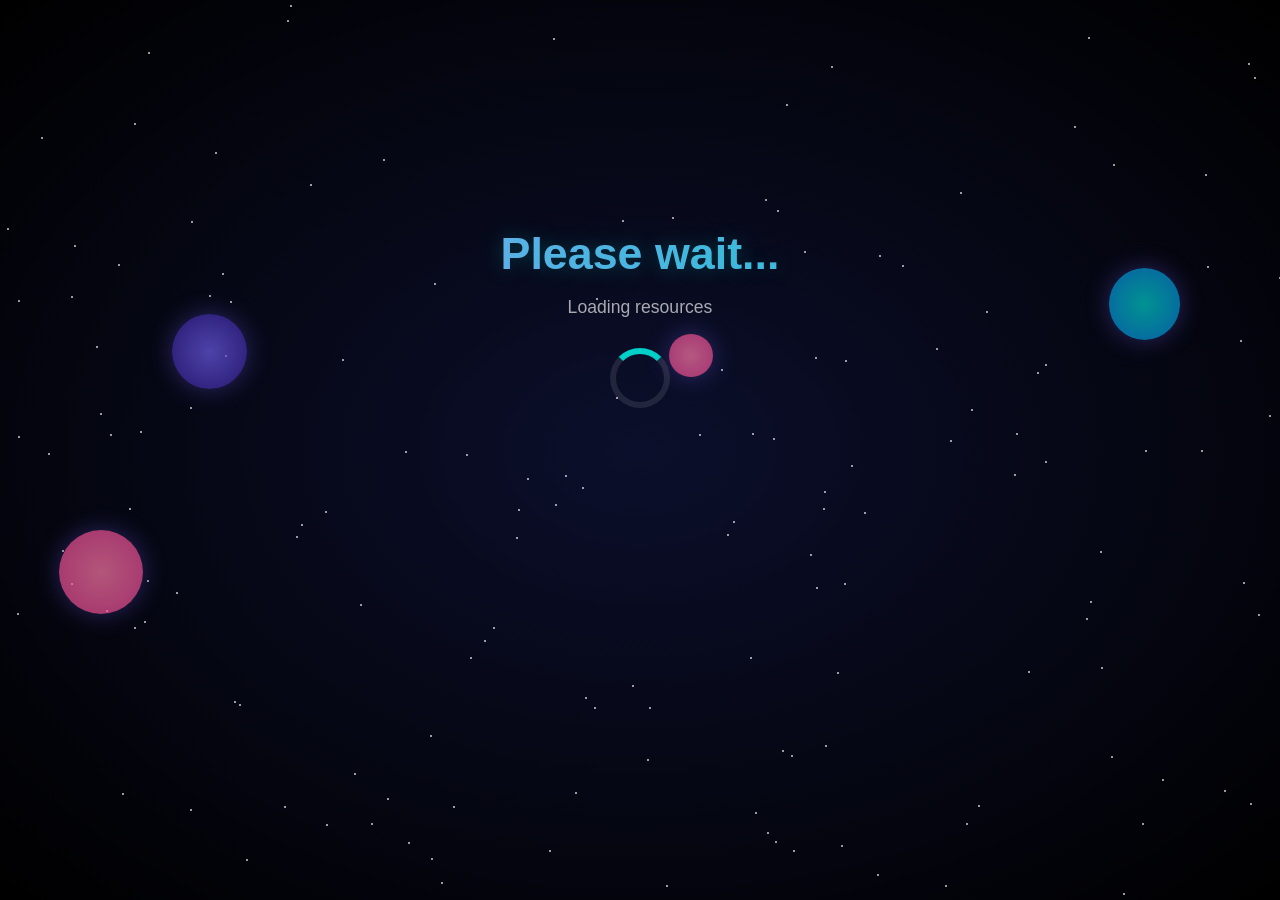
<file: Index.html>
<!DOCTYPE html>
<html lang="en">
  <head>
    <meta charset="UTF-8" />
    <meta name="viewport" content="width=device-width, initial-scale=1.0" />
    <title>Landing Page</title>
    <style>
      html,
      body {
        margin: 0;
        padding: 0;
        height: 100%;
        background: radial-gradient(
          ellipse at center,
          #0b0f2b 0%,
          #000000 100%
        );
        overflow: hidden;
        font-family: "Segoe UI", sans-serif;
        color: white;
      }

      .universe {
        position: absolute;
        width: 100%;
        height: 100%;
        z-index: 0;
        overflow: hidden;
      }

      .star {
        position: absolute;
        width: 2px;
        height: 2px;
        background: white;
        border-radius: 50%;
        opacity: 0.8;
        animation: twinkle 2s infinite alternate;
      }

      @keyframes twinkle {
        0% {
          opacity: 0.2;
          transform: scale(1);
        }
        100% {
          opacity: 1;
          transform: scale(1.5);
        }
      }

      .planet {
        position: absolute;
        border-radius: 50%;
        background: radial-gradient(circle, #6c5ce7, #341f97);
        box-shadow: 0 0 25px #6c5ce788;
        animation: floatPlanet 40s linear infinite;
        opacity: 0.7;
      }

      @keyframes floatPlanet {
        0% {
          transform: translateY(0px) rotate(0deg);
        }
        100% {
          transform: translateY(-10px) rotate(360deg);
        }
      }

      .content {
        position: relative;
        z-index: 2;
        text-align: center;
        padding-top: 22vh;
        color: #ffffffdd;
      }

      h1 {
        font-size: 2.8rem;
        margin-bottom: 0.7rem;
        background: linear-gradient(to right, #a29bfe, #00cec9);
        -webkit-background-clip: text;
        background-clip: text;
        -webkit-text-fill-color: transparent;
        text-shadow: 0 0 20px #00cec944;
      }

      p {
        font-size: 1.1rem;
        opacity: 0.75;
        margin-bottom: 30px;
      }

      .loader {
        margin: 0 auto;
        border: 6px solid rgba(255, 255, 255, 0.1);
        border-top: 6px solid #00cec9;
        border-radius: 50%;
        width: 48px;
        height: 48px;
        animation: spin 1s linear infinite;
      }

      @keyframes spin {
        to {
          transform: rotate(360deg);
        }
      }
    </style>

    <script>
      setTimeout(() => {
        window.location.href = "Pages/homepage.html";
      }, 2000);
    </script>
  </head>
  <body>
    <div class="universe" id="universe"></div>

    <div class="content">
      <h1>Please wait...</h1>
      <p>Loading resources</p>
      <div class="loader"></div>
    </div>

    <script>
      const universe = document.getElementById("universe");

      for (let i = 0; i < 150; i++) {
        const star = document.createElement("div");
        star.className = "star";
        star.style.left = Math.random() * 100 + "vw";
        star.style.top = Math.random() * 100 + "vh";
        star.style.animationDuration = Math.random() * 2 + 1 + "s";
        universe.appendChild(star);
      }

      const colors = [
        ["#6c5ce7", "#341f97"],
        ["#00cec9", "#0984e3"],
        ["#fd79a8", "#e84393"],
      ];

      for (let i = 0; i < 4; i++) {
        const planet = document.createElement("div");
        planet.className = "planet";

        const size = Math.random() * 60 + 40;
        const color = colors[Math.floor(Math.random() * colors.length)];

        planet.style.width = `${size}px`;
        planet.style.height = `${size}px`;
        planet.style.top = `${Math.random() * 80}vh`;
        planet.style.left = `${Math.random() * 100}vw`;
        planet.style.background = `radial-gradient(circle, ${color[0]}, ${color[1]})`;
        planet.style.animationDuration = `${Math.random() * 30 + 20}s`;

        universe.appendChild(planet);
      }
    </script>
  </body>
</html>
</file>
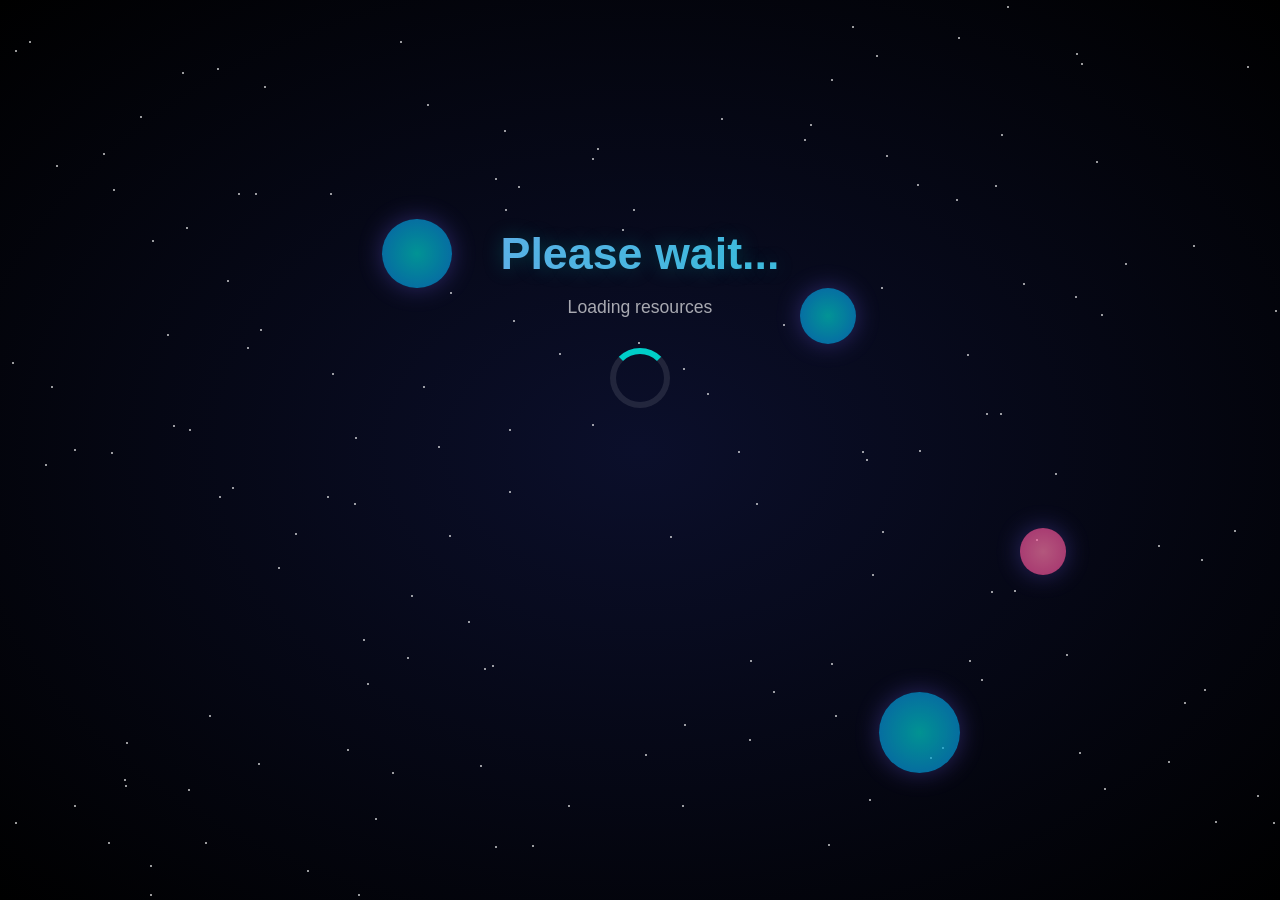
<file: index.html>
<!DOCTYPE html>
<html lang="en">
  <head>
    <meta charset="UTF-8" />
    <meta name="viewport" content="width=device-width, initial-scale=1.0" />
    <title>Landing Page</title>
    <style>
      html,
      body {
        margin: 0;
        padding: 0;
        height: 100%;
        background: radial-gradient(
          ellipse at center,
          #0b0f2b 0%,
          #000000 100%
        );
        overflow: hidden;
        font-family: "Segoe UI", sans-serif;
        color: white;
      }

      .universe {
        position: absolute;
        width: 100%;
        height: 100%;
        z-index: 0;
        overflow: hidden;
      }

      .star {
        position: absolute;
        width: 2px;
        height: 2px;
        background: white;
        border-radius: 50%;
        opacity: 0.8;
        animation: twinkle 2s infinite alternate;
      }

      @keyframes twinkle {
        0% {
          opacity: 0.2;
          transform: scale(1);
        }
        100% {
          opacity: 1;
          transform: scale(1.5);
        }
      }

      .planet {
        position: absolute;
        border-radius: 50%;
        background: radial-gradient(circle, #6c5ce7, #341f97);
        box-shadow: 0 0 25px #6c5ce788;
        animation: floatPlanet 40s linear infinite;
        opacity: 0.7;
      }

      @keyframes floatPlanet {
        0% {
          transform: translateY(0px) rotate(0deg);
        }
        100% {
          transform: translateY(-10px) rotate(360deg);
        }
      }

      .content {
        position: relative;
        z-index: 2;
        text-align: center;
        padding-top: 22vh;
        color: #ffffffdd;
      }

      h1 {
        font-size: 2.8rem;
        margin-bottom: 0.7rem;
        background: linear-gradient(to right, #a29bfe, #00cec9);
        -webkit-background-clip: text;
        background-clip: text;
        -webkit-text-fill-color: transparent;
        text-shadow: 0 0 20px #00cec944;
      }

      p {
        font-size: 1.1rem;
        opacity: 0.75;
        margin-bottom: 30px;
      }

      .loader {
        margin: 0 auto;
        border: 6px solid rgba(255, 255, 255, 0.1);
        border-top: 6px solid #00cec9;
        border-radius: 50%;
        width: 48px;
        height: 48px;
        animation: spin 1s linear infinite;
      }

      @keyframes spin {
        to {
          transform: rotate(360deg);
        }
      }
    </style>

    <script>
      setTimeout(() => {
        window.location.href = "Pages/HomePage.html";
      }, 2000);
    </script>
  </head>
  <body>
    <div class="universe" id="universe"></div>

    <div class="content">
      <h1>Please wait...</h1>
      <p>Loading resources</p>
      <div class="loader"></div>
    </div>

    <script>
      const universe = document.getElementById("universe");

      for (let i = 0; i < 150; i++) {
        const star = document.createElement("div");
        star.className = "star";
        star.style.left = Math.random() * 100 + "vw";
        star.style.top = Math.random() * 100 + "vh";
        star.style.animationDuration = Math.random() * 2 + 1 + "s";
        universe.appendChild(star);
      }

      const colors = [
        ["#6c5ce7", "#341f97"],
        ["#00cec9", "#0984e3"],
        ["#fd79a8", "#e84393"],
      ];

      for (let i = 0; i < 4; i++) {
        const planet = document.createElement("div");
        planet.className = "planet";

        const size = Math.random() * 60 + 40;
        const color = colors[Math.floor(Math.random() * colors.length)];

        planet.style.width = `${size}px`;
        planet.style.height = `${size}px`;
        planet.style.top = `${Math.random() * 80}vh`;
        planet.style.left = `${Math.random() * 100}vw`;
        planet.style.background = `radial-gradient(circle, ${color[0]}, ${color[1]})`;
        planet.style.animationDuration = `${Math.random() * 30 + 20}s`;

        universe.appendChild(planet);
      }
    </script>
  </body>
</html>
</file>
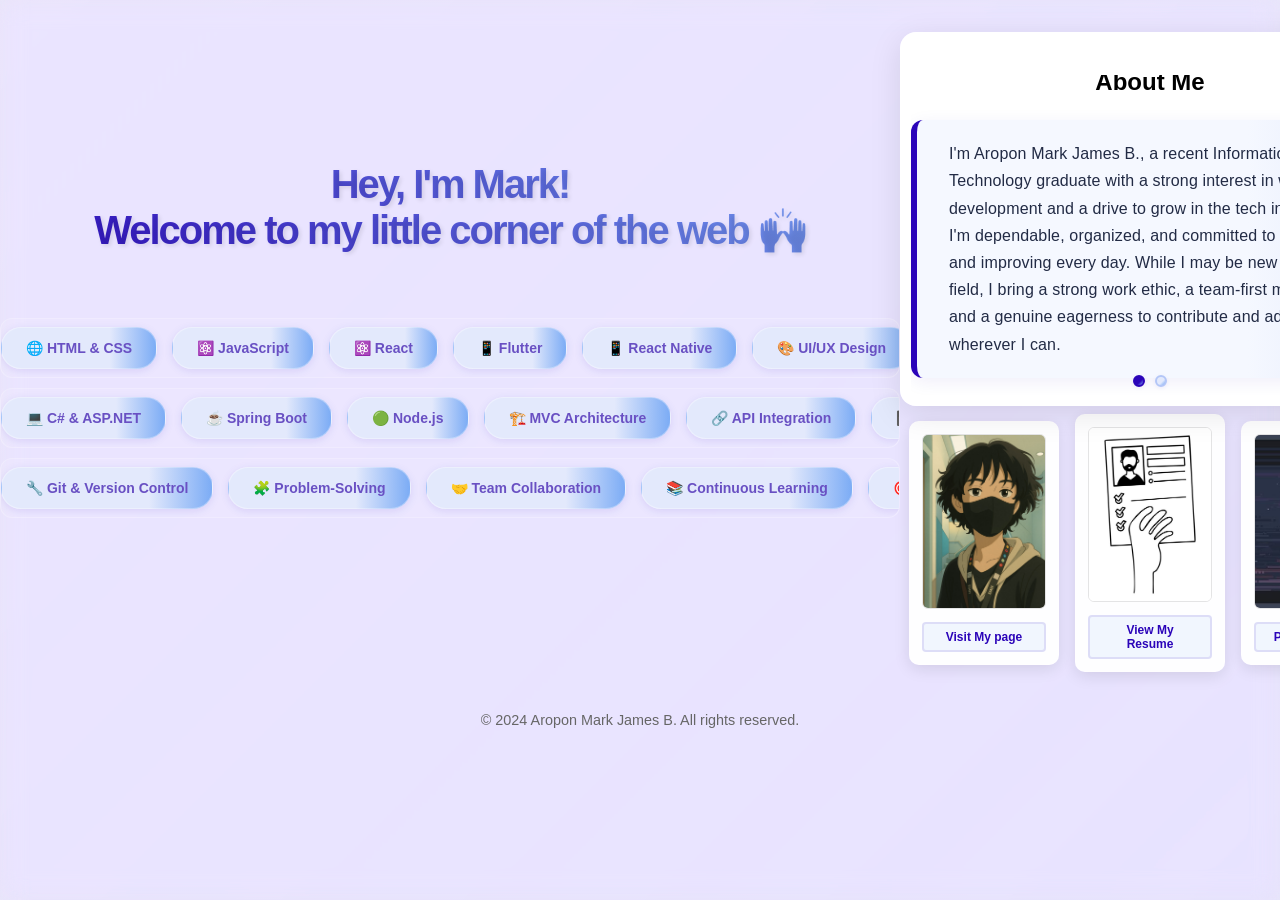
<file: Pages/HomePage.html>
<!DOCTYPE html>
<html lang="en">
  <head>
    <meta charset="UTF-8" />
    <meta name="viewport" content="width=device-width, initial-scale=1.0" />
    <title>HomePage</title>
    <link rel="icon" href="../favicon.ico" type="image/x-icon" />
    <link
      rel="stylesheet"
      href="https://cdnjs.cloudflare.com/ajax/libs/font-awesome/6.4.0/css/all.min.css"
    />
    <link rel="stylesheet" href="../Css/HomePage.css" />
  </head>
  <body>
    <div
      class="flexDiv"
      style="display: flex; align-items: center; justify-content: space-around"
    >
      <header>
        <h1 class="welcomeText">
          Hey, I'm Mark!<br />Welcome to my little corner of the web 🙌
        </h1>

        <div class="skills-carousel-container">
          <div class="skills-carousel skills-row-1">
            <div class="skills-track">
              <span class="skill-item">🌐 HTML & CSS</span>
              <span class="skill-item">⚛️ JavaScript</span>
              <span class="skill-item">⚛️ React</span>
              <span class="skill-item">📱 Flutter</span>
              <span class="skill-item">📱 React Native</span>
              <span class="skill-item">🎨 UI/UX Design</span>
              <span class="skill-item">📱 Responsive Design</span>

              <span class="skill-item">🌐 HTML & CSS</span>
              <span class="skill-item">⚛️ JavaScript</span>
              <span class="skill-item">⚛️ React</span>
              <span class="skill-item">📱 Flutter</span>
              <span class="skill-item">📱 React Native</span>
              <span class="skill-item">🎨 UI/UX Design</span>
              <span class="skill-item">📱 Responsive Design</span>
            </div>
          </div>

          <div class="skills-carousel skills-row-2">
            <div class="skills-track">
              <span class="skill-item">💻 C# & ASP.NET</span>
              <span class="skill-item">☕ Spring Boot</span>
              <span class="skill-item">🟢 Node.js</span>
              <span class="skill-item">🏗️ MVC Architecture</span>
              <span class="skill-item">🔗 API Integration</span>
              <span class="skill-item">💾 Database Design</span>

              <span class="skill-item">💻 C# & ASP.NET</span>
              <span class="skill-item">☕ Spring Boot</span>
              <span class="skill-item">🟢 Node.js</span>
              <span class="skill-item">⚛️ React</span>
              <span class="skill-item">🏗️ MVC Architecture</span>
              <span class="skill-item">🔗 API Integration</span>
              <span class="skill-item">💾 Database Design</span>
            </div>
          </div>

          <div class="skills-carousel skills-row-3">
            <div class="skills-track">
              <span class="skill-item">🔧 Git & Version Control</span>
              <span class="skill-item">🧩 Problem-Solving</span>
              <span class="skill-item">🤝 Team Collaboration</span>
              <span class="skill-item">📚 Continuous Learning</span>
              <span class="skill-item">🎯 Project Management</span>

              <span class="skill-item">🔧 Git & Version Control</span>
              <span class="skill-item">🧩 Problem-Solving</span>
              <span class="skill-item">🤝 Team Collaboration</span>
              <span class="skill-item">📚 Continuous Learning</span>
              <span class="skill-item">🎯 Project Management</span>
            </div>
          </div>
        </div>
      </header>
      <main>
        <div class="infoCards">
          <div class="carousel-container">
            <div id="aboutMe" class="slide active">
              <h2>About Me</h2>
              <p class="intro">
                I'm Aropon Mark James B., a recent Information Technology
                graduate with a strong interest in web development and a drive
                to grow in the tech industry. I'm dependable, organized, and
                committed to learning and improving every day. While I may be
                new to the field, I bring a strong work ethic, a team-first
                mindset, and a genuine eagerness to contribute and add value
                wherever I can.
              </p>
            </div>
            <div id="" class="slide">
              <h2>5 Facts About Me</h2>
              <ol class="intro">
                <li>
                  I daydream a lot and often find myself lost in thought,
                  imagining things.
                </li>
                <li>My mood depends on the way I wake up in the morning.</li>
                <li>
                  when I can't sleep, I often find myself watching YouTube
                  videos.
                </li>
                <li>I like long travels especially when I'm walking.</li>
                <li>I always order the spiciest food on the menu.</li>
              </ol>
            </div>
          </div>
          <div class="carousel-controls">
            <div class="carousel-indicators"></div>
          </div>
        </div>
        <div class="parentContainer" style="display: flex">
          <div class="Card-container">
            <img
              src="../Css/Assets/profile.jpg"
              alt="Mark's Profile Picture"
              class="profile-image"
            />
            <a href="webProfile.html">Visit My page</a>
          </div>
          <div class="Card-container">
            <img
              src="../Css/Assets/ResumeIcon.jpg"
              alt="Resume Image"
              class="profile-image"
            />
            <a href="Resume.html">View My Resume</a>
          </div>
          <div class="Card-container">
            <img
              src="../Css/Assets/homePageBG1.jpg"
              alt="Project Gallery"
              class="profile-image"
            />
            <a href="Gallery.html">Project Gallery</a>
          </div>
        </div>
      </main>
    </div>
    <footer>
      <p>© 2024 Aropon Mark James B. All rights reserved.</p>
    </footer>
    <script src="../Js/HomePage.js"></script>
  </body>
</html>
</file>
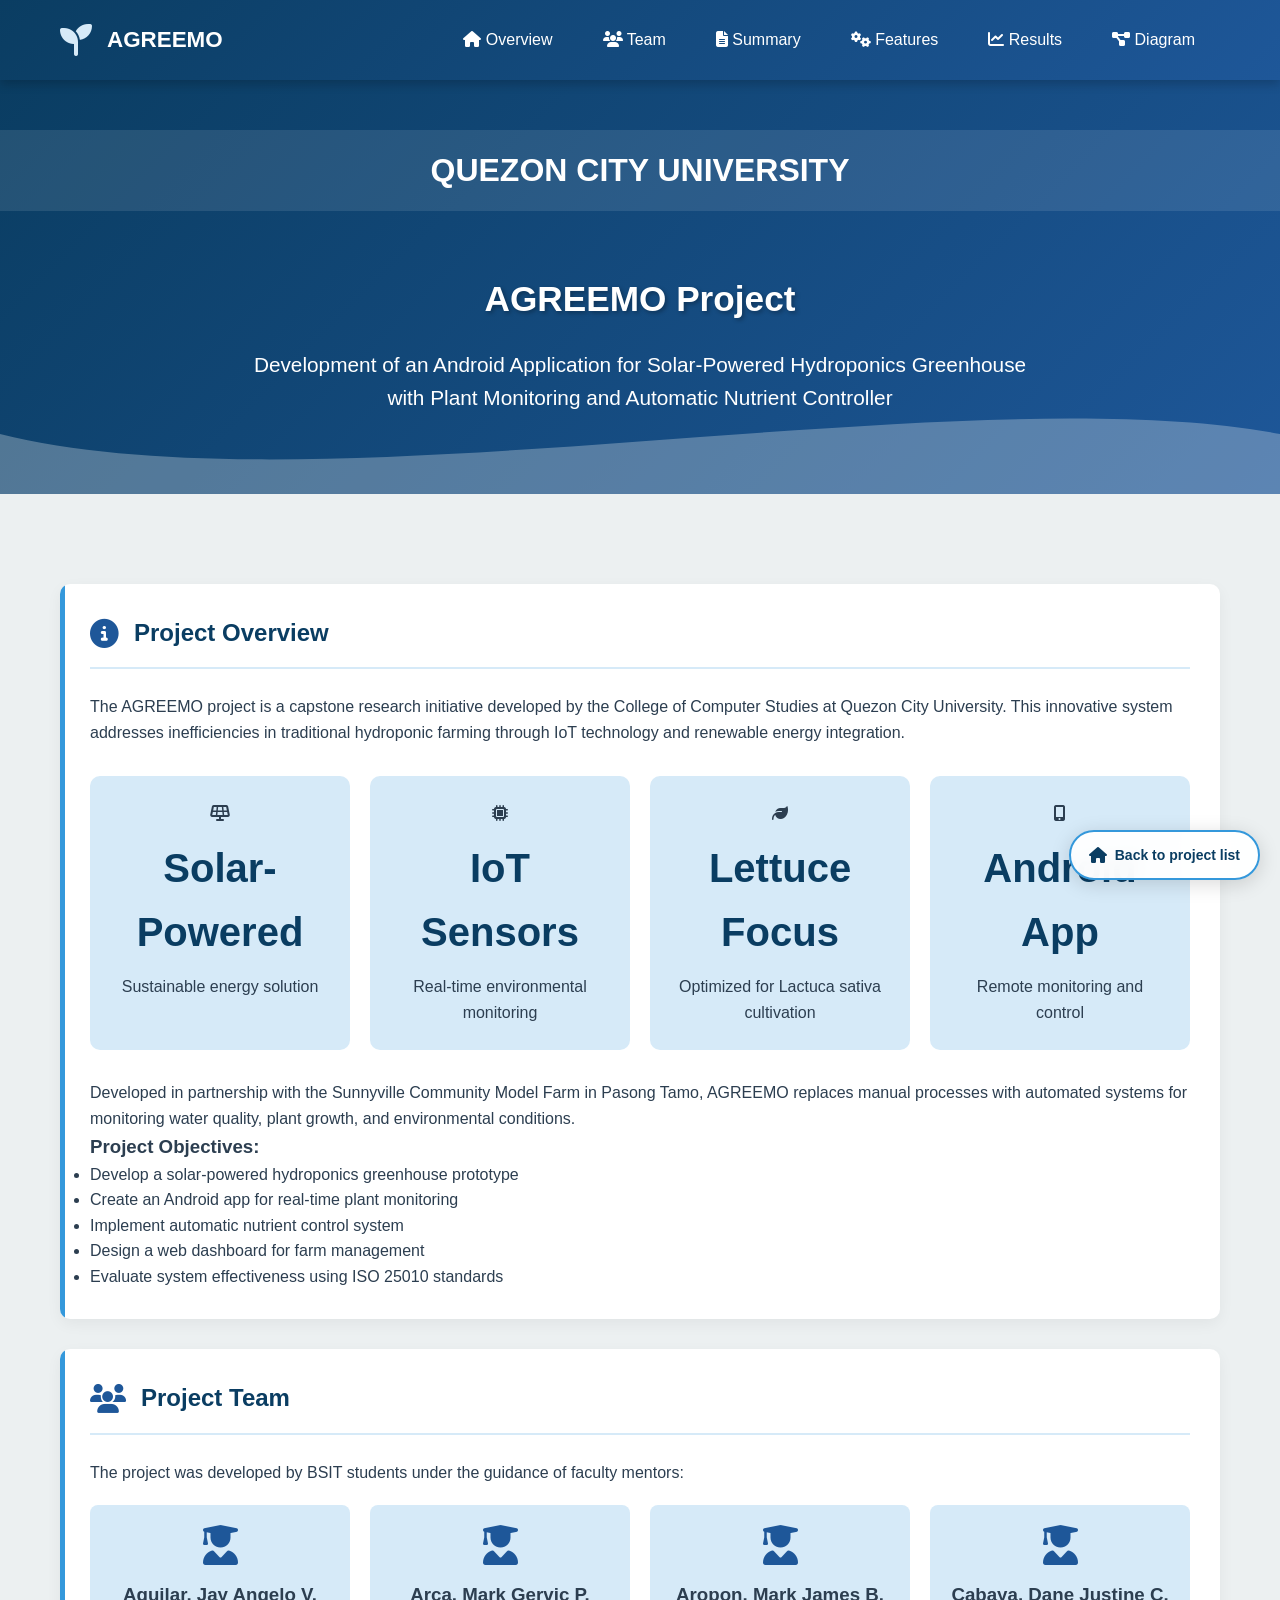
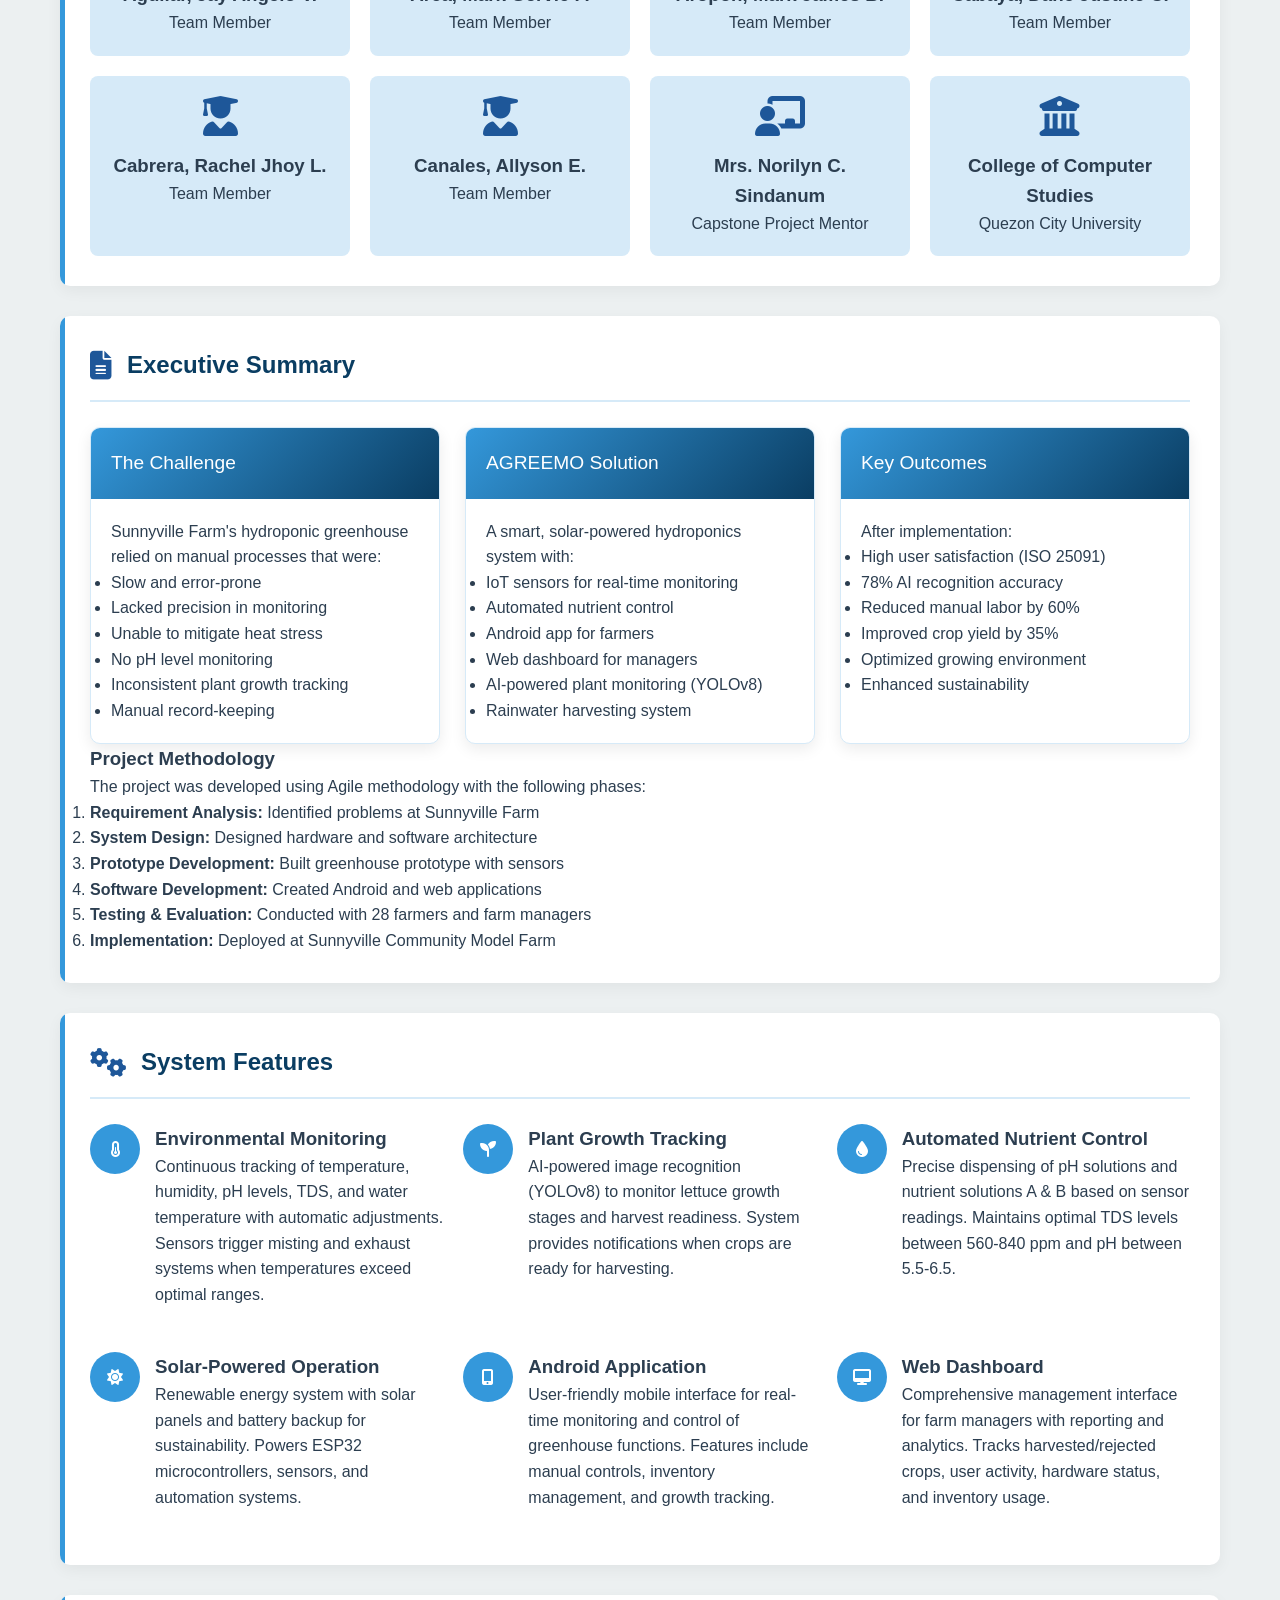
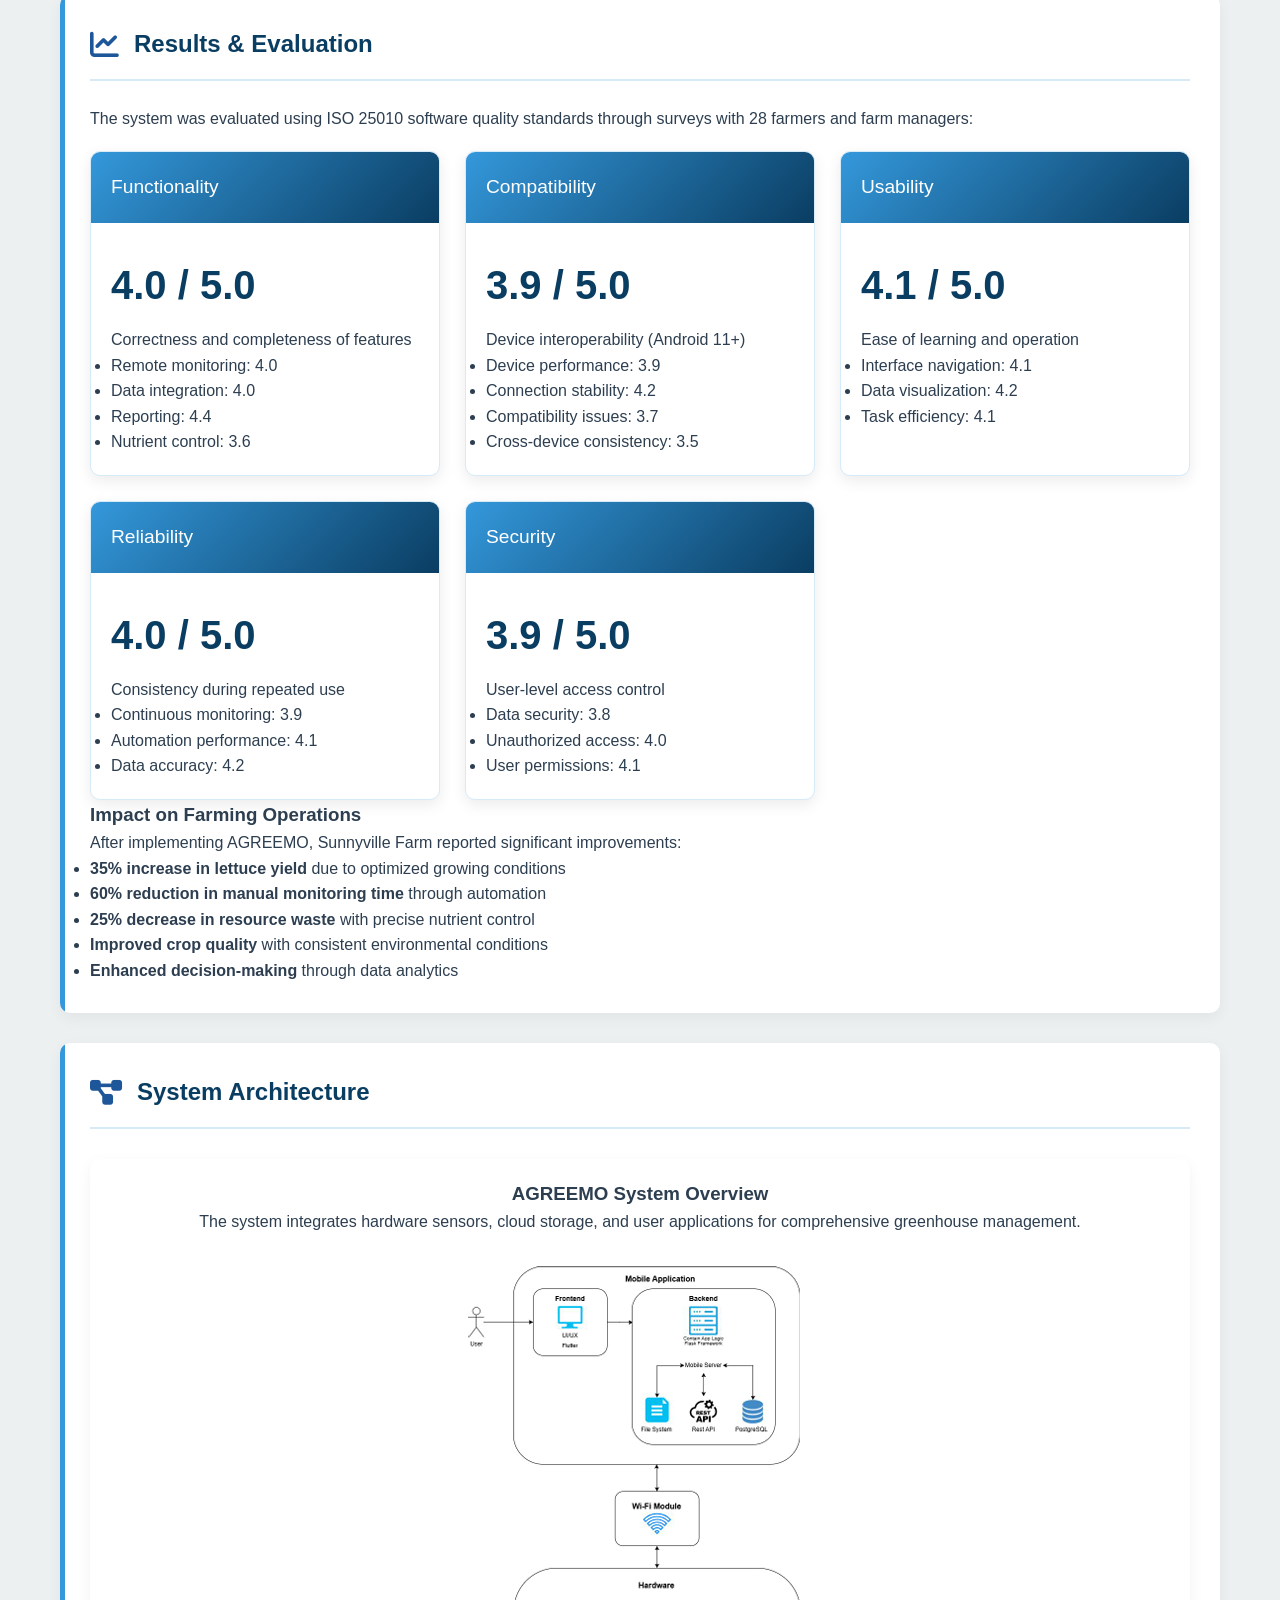
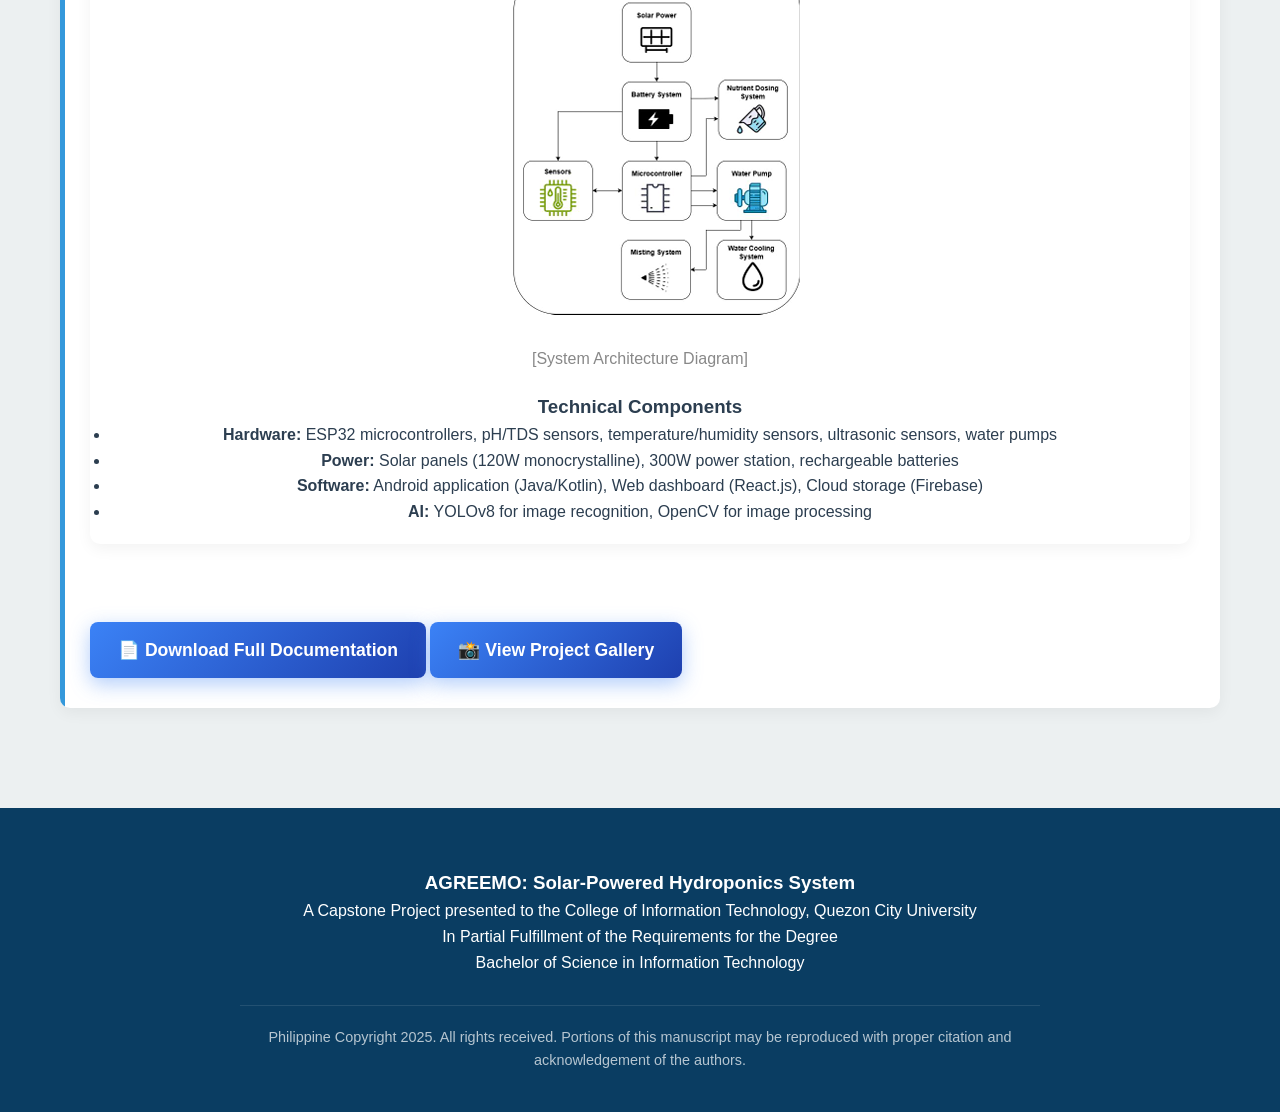
<file: Pages/Projects/Agreemo.html>
<!DOCTYPE html>
<html lang="en">
  <head>
    <meta charset="UTF-8" />
    <meta name="viewport" content="width=device-width, initial-scale=1.0" />
    <title>AGREEMO Project - Quezon City University</title>
    <link
      rel="stylesheet"
      href="https://cdnjs.cloudflare.com/ajax/libs/font-awesome/6.4.0/css/all.min.css"
    />
    <link rel="stylesheet" href="../..//Css/Agreemo.css" />
  </head>
  <body>
    <!-- Back to Home Button -->
    <a class="home-button" href="../webProfile.html">
      <i class="fas fa-home"></i>
      <span>Back to project list</span>
    </a>

    <nav>
      <div class="nav-container">
        <div class="logo">
          <i class="fas fa-seedling"></i>
          <div class="logo-text">AGREEMO</div>
        </div>

        <ul class="nav-links">
          <li>
            <a href="#overview" class="active"
              ><i class="fas fa-home"></i> Overview</a
            >
          </li>
          <li>
            <a href="#team"><i class="fas fa-users"></i> Team</a>
          </li>
          <li>
            <a href="#summary"><i class="fas fa-file-alt"></i> Summary</a>
          </li>
          <li>
            <a href="#features"><i class="fas fa-cogs"></i> Features</a>
          </li>
          <li>
            <a href="#results"><i class="fas fa-chart-line"></i> Results</a>
          </li>
          <li>
            <a href="#diagram"
              ><i class="fas fa-project-diagram"></i> Diagram</a
            >
          </li>
        </ul>

        <div class="mobile-toggle">
          <i class="fas fa-bars"></i>
        </div>
      </div>
    </nav>

    <header>
      <div class="university-banner">
        <h1>QUEZON CITY UNIVERSITY</h1>
      </div>
      <div class="container">
        <h1 class="project-title">AGREEMO Project</h1>
        <p class="subtitle">
          Development of an Android Application for Solar-Powered Hydroponics
          Greenhouse with Plant Monitoring and Automatic Nutrient Controller
        </p>
      </div>
      <div class="header-wave"></div>
    </header>

    <div class="container">
      <section id="overview">
        <div class="section-header">
          <i class="fas fa-info-circle"></i>
          <h2>Project Overview</h2>
        </div>
        <p>
          The AGREEMO project is a capstone research initiative developed by the
          College of Computer Studies at Quezon City University. This innovative
          system addresses inefficiencies in traditional hydroponic farming
          through IoT technology and renewable energy integration.
        </p>

        <div class="stats-grid">
          <div class="stat">
            <i class="fas fa-solar-panel"></i>
            <div class="stat-value">Solar-Powered</div>
            <p>Sustainable energy solution</p>
          </div>
          <div class="stat">
            <i class="fas fa-microchip"></i>
            <div class="stat-value">IoT Sensors</div>
            <p>Real-time environmental monitoring</p>
          </div>
          <div class="stat">
            <i class="fas fa-leaf"></i>
            <div class="stat-value">Lettuce Focus</div>
            <p>Optimized for Lactuca sativa cultivation</p>
          </div>
          <div class="stat">
            <i class="fas fa-mobile-alt"></i>
            <div class="stat-value">Android App</div>
            <p>Remote monitoring and control</p>
          </div>
        </div>

        <p>
          Developed in partnership with the Sunnyville Community Model Farm in
          Pasong Tamo, AGREEMO replaces manual processes with automated systems
          for monitoring water quality, plant growth, and environmental
          conditions.
        </p>

        <h3>Project Objectives:</h3>
        <ul>
          <li>Develop a solar-powered hydroponics greenhouse prototype</li>
          <li>Create an Android app for real-time plant monitoring</li>
          <li>Implement automatic nutrient control system</li>
          <li>Design a web dashboard for farm management</li>
          <li>Evaluate system effectiveness using ISO 25010 standards</li>
        </ul>
      </section>

      <!-- Team Section -->
      <section id="team">
        <div class="section-header">
          <i class="fas fa-users"></i>
          <h2>Project Team</h2>
        </div>
        <p>
          The project was developed by BSIT students under the guidance of
          faculty mentors:
        </p>

        <div class="team-grid">
          <div class="team-member">
            <i class="fas fa-user-graduate"></i>
            <h3>Aguilar, Jay Angelo V.</h3>
            <p>Team Member</p>
          </div>
          <div class="team-member">
            <i class="fas fa-user-graduate"></i>
            <h3>Arca, Mark Gervic P.</h3>
            <p>Team Member</p>
          </div>
          <div class="team-member">
            <i class="fas fa-user-graduate"></i>
            <h3>Aropon, Mark James B.</h3>
            <p>Team Member</p>
          </div>
          <div class="team-member">
            <i class="fas fa-user-graduate"></i>
            <h3>Cabaya, Dane Justine C.</h3>
            <p>Team Member</p>
          </div>
          <div class="team-member">
            <i class="fas fa-user-graduate"></i>
            <h3>Cabrera, Rachel Jhoy L.</h3>
            <p>Team Member</p>
          </div>
          <div class="team-member">
            <i class="fas fa-user-graduate"></i>
            <h3>Canales, Allyson E.</h3>
            <p>Team Member</p>
          </div>
          <div class="team-member">
            <i class="fas fa-chalkboard-teacher"></i>
            <h3>Mrs. Norilyn C. Sindanum</h3>
            <p>Capstone Project Mentor</p>
          </div>
          <div class="team-member">
            <i class="fas fa-university"></i>
            <h3>College of Computer Studies</h3>
            <p>Quezon City University</p>
          </div>
        </div>
      </section>

      <!-- Summary Section -->
      <section id="summary">
        <div class="section-header">
          <i class="fas fa-file-alt"></i>
          <h2>Executive Summary</h2>
        </div>

        <div class="card-container">
          <div class="card">
            <div class="card-header">The Challenge</div>
            <div class="card-body">
              <p>
                Sunnyville Farm's hydroponic greenhouse relied on manual
                processes that were:
              </p>
              <ul>
                <li>Slow and error-prone</li>
                <li>Lacked precision in monitoring</li>
                <li>Unable to mitigate heat stress</li>
                <li>No pH level monitoring</li>
                <li>Inconsistent plant growth tracking</li>
                <li>Manual record-keeping</li>
              </ul>
            </div>
          </div>

          <div class="card">
            <div class="card-header">AGREEMO Solution</div>
            <div class="card-body">
              <p>A smart, solar-powered hydroponics system with:</p>
              <ul>
                <li>IoT sensors for real-time monitoring</li>
                <li>Automated nutrient control</li>
                <li>Android app for farmers</li>
                <li>Web dashboard for managers</li>
                <li>AI-powered plant monitoring (YOLOv8)</li>
                <li>Rainwater harvesting system</li>
              </ul>
            </div>
          </div>

          <div class="card">
            <div class="card-header">Key Outcomes</div>
            <div class="card-body">
              <p>After implementation:</p>
              <ul>
                <li>High user satisfaction (ISO 25091)</li>
                <li>78% AI recognition accuracy</li>
                <li>Reduced manual labor by 60%</li>
                <li>Improved crop yield by 35%</li>
                <li>Optimized growing environment</li>
                <li>Enhanced sustainability</li>
              </ul>
            </div>
          </div>
        </div>

        <h3>Project Methodology</h3>
        <p>
          The project was developed using Agile methodology with the following
          phases:
        </p>
        <ol>
          <li>
            <strong>Requirement Analysis:</strong> Identified problems at
            Sunnyville Farm
          </li>
          <li>
            <strong>System Design:</strong> Designed hardware and software
            architecture
          </li>
          <li>
            <strong>Prototype Development:</strong> Built greenhouse prototype
            with sensors
          </li>
          <li>
            <strong>Software Development:</strong> Created Android and web
            applications
          </li>
          <li>
            <strong>Testing & Evaluation:</strong> Conducted with 28 farmers and
            farm managers
          </li>
          <li>
            <strong>Implementation:</strong> Deployed at Sunnyville Community
            Model Farm
          </li>
        </ol>
      </section>

      <!-- Features Section -->
      <section id="features">
        <div class="section-header">
          <i class="fas fa-cogs"></i>
          <h2>System Features</h2>
        </div>

        <div class="features-grid">
          <div class="feature">
            <div class="feature-icon">
              <i class="fas fa-thermometer-half"></i>
            </div>
            <div>
              <h3>Environmental Monitoring</h3>
              <p>
                Continuous tracking of temperature, humidity, pH levels, TDS,
                and water temperature with automatic adjustments. Sensors
                trigger misting and exhaust systems when temperatures exceed
                optimal ranges.
              </p>
            </div>
          </div>

          <div class="feature">
            <div class="feature-icon">
              <i class="fas fa-seedling"></i>
            </div>
            <div>
              <h3>Plant Growth Tracking</h3>
              <p>
                AI-powered image recognition (YOLOv8) to monitor lettuce growth
                stages and harvest readiness. System provides notifications when
                crops are ready for harvesting.
              </p>
            </div>
          </div>

          <div class="feature">
            <div class="feature-icon">
              <i class="fas fa-tint"></i>
            </div>
            <div>
              <h3>Automated Nutrient Control</h3>
              <p>
                Precise dispensing of pH solutions and nutrient solutions A & B
                based on sensor readings. Maintains optimal TDS levels between
                560-840 ppm and pH between 5.5-6.5.
              </p>
            </div>
          </div>

          <div class="feature">
            <div class="feature-icon">
              <i class="fas fa-sun"></i>
            </div>
            <div>
              <h3>Solar-Powered Operation</h3>
              <p>
                Renewable energy system with solar panels and battery backup for
                sustainability. Powers ESP32 microcontrollers, sensors, and
                automation systems.
              </p>
            </div>
          </div>

          <div class="feature">
            <div class="feature-icon">
              <i class="fas fa-mobile-alt"></i>
            </div>
            <div>
              <h3>Android Application</h3>
              <p>
                User-friendly mobile interface for real-time monitoring and
                control of greenhouse functions. Features include manual
                controls, inventory management, and growth tracking.
              </p>
            </div>
          </div>

          <div class="feature">
            <div class="feature-icon">
              <i class="fas fa-desktop"></i>
            </div>
            <div>
              <h3>Web Dashboard</h3>
              <p>
                Comprehensive management interface for farm managers with
                reporting and analytics. Tracks harvested/rejected crops, user
                activity, hardware status, and inventory usage.
              </p>
            </div>
          </div>
        </div>
      </section>

      <!-- Results Section -->
      <section id="results">
        <div class="section-header">
          <i class="fas fa-chart-line"></i>
          <h2>Results & Evaluation</h2>
        </div>

        <p>
          The system was evaluated using ISO 25010 software quality standards
          through surveys with 28 farmers and farm managers:
        </p>

        <div class="card-container">
          <div class="card">
            <div class="card-header">Functionality</div>
            <div class="card-body">
              <div class="stat-value">4.0 / 5.0</div>
              <p>Correctness and completeness of features</p>
              <ul>
                <li>Remote monitoring: 4.0</li>
                <li>Data integration: 4.0</li>
                <li>Reporting: 4.4</li>
                <li>Nutrient control: 3.6</li>
              </ul>
            </div>
          </div>

          <div class="card">
            <div class="card-header">Compatibility</div>
            <div class="card-body">
              <div class="stat-value">3.9 / 5.0</div>
              <p>Device interoperability (Android 11+)</p>
              <ul>
                <li>Device performance: 3.9</li>
                <li>Connection stability: 4.2</li>
                <li>Compatibility issues: 3.7</li>
                <li>Cross-device consistency: 3.5</li>
              </ul>
            </div>
          </div>

          <div class="card">
            <div class="card-header">Usability</div>
            <div class="card-body">
              <div class="stat-value">4.1 / 5.0</div>
              <p>Ease of learning and operation</p>
              <ul>
                <li>Interface navigation: 4.1</li>
                <li>Data visualization: 4.2</li>
                <li>Task efficiency: 4.1</li>
              </ul>
            </div>
          </div>

          <div class="card">
            <div class="card-header">Reliability</div>
            <div class="card-body">
              <div class="stat-value">4.0 / 5.0</div>
              <p>Consistency during repeated use</p>
              <ul>
                <li>Continuous monitoring: 3.9</li>
                <li>Automation performance: 4.1</li>
                <li>Data accuracy: 4.2</li>
              </ul>
            </div>
          </div>

          <div class="card">
            <div class="card-header">Security</div>
            <div class="card-body">
              <div class="stat-value">3.9 / 5.0</div>
              <p>User-level access control</p>
              <ul>
                <li>Data security: 3.8</li>
                <li>Unauthorized access: 4.0</li>
                <li>User permissions: 4.1</li>
              </ul>
            </div>
          </div>
        </div>

        <h3>Impact on Farming Operations</h3>
        <p>
          After implementing AGREEMO, Sunnyville Farm reported significant
          improvements:
        </p>
        <ul>
          <li>
            <strong>35% increase in lettuce yield</strong> due to optimized
            growing conditions
          </li>
          <li>
            <strong>60% reduction in manual monitoring time</strong> through
            automation
          </li>
          <li>
            <strong>25% decrease in resource waste</strong> with precise
            nutrient control
          </li>
          <li>
            <strong>Improved crop quality</strong> with consistent environmental
            conditions
          </li>
          <li>
            <strong>Enhanced decision-making</strong> through data analytics
          </li>
        </ul>
      </section>

      <!-- Diagram Section -->
      <section id="diagram">
        <div class="section-header">
          <i class="fas fa-project-diagram"></i>
          <h2>System Architecture</h2>
        </div>

        <div class="diagram-container">
          <h3>AGREEMO System Overview</h3>
          <p>
            The system integrates hardware sensors, cloud storage, and user
            applications for comprehensive greenhouse management.
          </p>

          <div class="diagram">
            <img
              src="../../Css/Assets/System Arch.png"
              alt="System Architecture Diagram Placeholder"
              style="
                display: block;
                max-width: 100%;
                height: auto;
                margin: 0 auto 16px;
              "
            />
            <p style="text-align: center; color: #888">
              [System Architecture Diagram]
            </p>
          </div>

          <h3>Technical Components</h3>
          <ul>
            <li>
              <strong>Hardware:</strong> ESP32 microcontrollers, pH/TDS sensors,
              temperature/humidity sensors, ultrasonic sensors, water pumps
            </li>
            <li>
              <strong>Power:</strong> Solar panels (120W monocrystalline), 300W
              power station, rechargeable batteries
            </li>
            <li>
              <strong>Software:</strong> Android application (Java/Kotlin), Web
              dashboard (React.js), Cloud storage (Firebase)
            </li>
            <li>
              <strong>AI:</strong> YOLOv8 for image recognition, OpenCV for
              image processing
            </li>
          </ul>
        </div>
        <a
          class="btn-download"
          href="../..//mnt/data/AGREEMO Documentation.pdf"
          download
          aria-label="Download full AGREEMO project documentation"
          >📄 Download Full Documentation</a
        >
        <a
          class="btn-download"
          href="../Gallery.html
        "
          >📸 View Project Gallery</a
        >
      </section>
    </div>

    <footer>
      <div class="container">
        <div class="footer-content">
          <h3>AGREEMO: Solar-Powered Hydroponics System</h3>
          <p>
            A Capstone Project presented to the College of Information
            Technology, Quezon City University
          </p>
          <p>
            In Partial Fulfillment of the Requirements for the Degree<br />Bachelor
            of Science in Information Technology
          </p>

          <div class="copyright">
            <p>
              Philippine Copyright 2025. All rights received. Portions of this
              manuscript may be reproduced with proper citation and
              acknowledgement of the authors.
            </p>
          </div>
        </div>
      </div>
    </footer>

    <script>
      // Navigation functionality
      document.addEventListener("DOMContentLoaded", function () {
        const mobileToggle = document.querySelector(".mobile-toggle");
        const navLinks = document.querySelector(".nav-links");

        mobileToggle.addEventListener("click", function () {
          navLinks.classList.toggle("active");
        });

        // Smooth scrolling for navigation links
        document.querySelectorAll('a[href^="#"]').forEach((anchor) => {
          anchor.addEventListener("click", function (e) {
            e.preventDefault();

            const target = document.querySelector(this.getAttribute("href"));
            if (target) {
              // Close mobile menu if open
              navLinks.classList.remove("active");

              window.scrollTo({
                top: target.offsetTop - 80,
                behavior: "smooth",
              });
            }
          });
        });

        // Active link highlighting
        window.addEventListener("scroll", function () {
          const sections = document.querySelectorAll("section");
          const navLinks = document.querySelectorAll(".nav-links a");

          let current = "";

          sections.forEach((section) => {
            const sectionTop = section.offsetTop;
            if (scrollY >= sectionTop - 100) {
              current = section.getAttribute("id");
            }
          });

          navLinks.forEach((link) => {
            link.classList.remove("active");
            if (link.getAttribute("href").substring(1) === current) {
              link.classList.add("active");
            }
          });
        });
      });
    </script>
  </body>
</html>
</file>
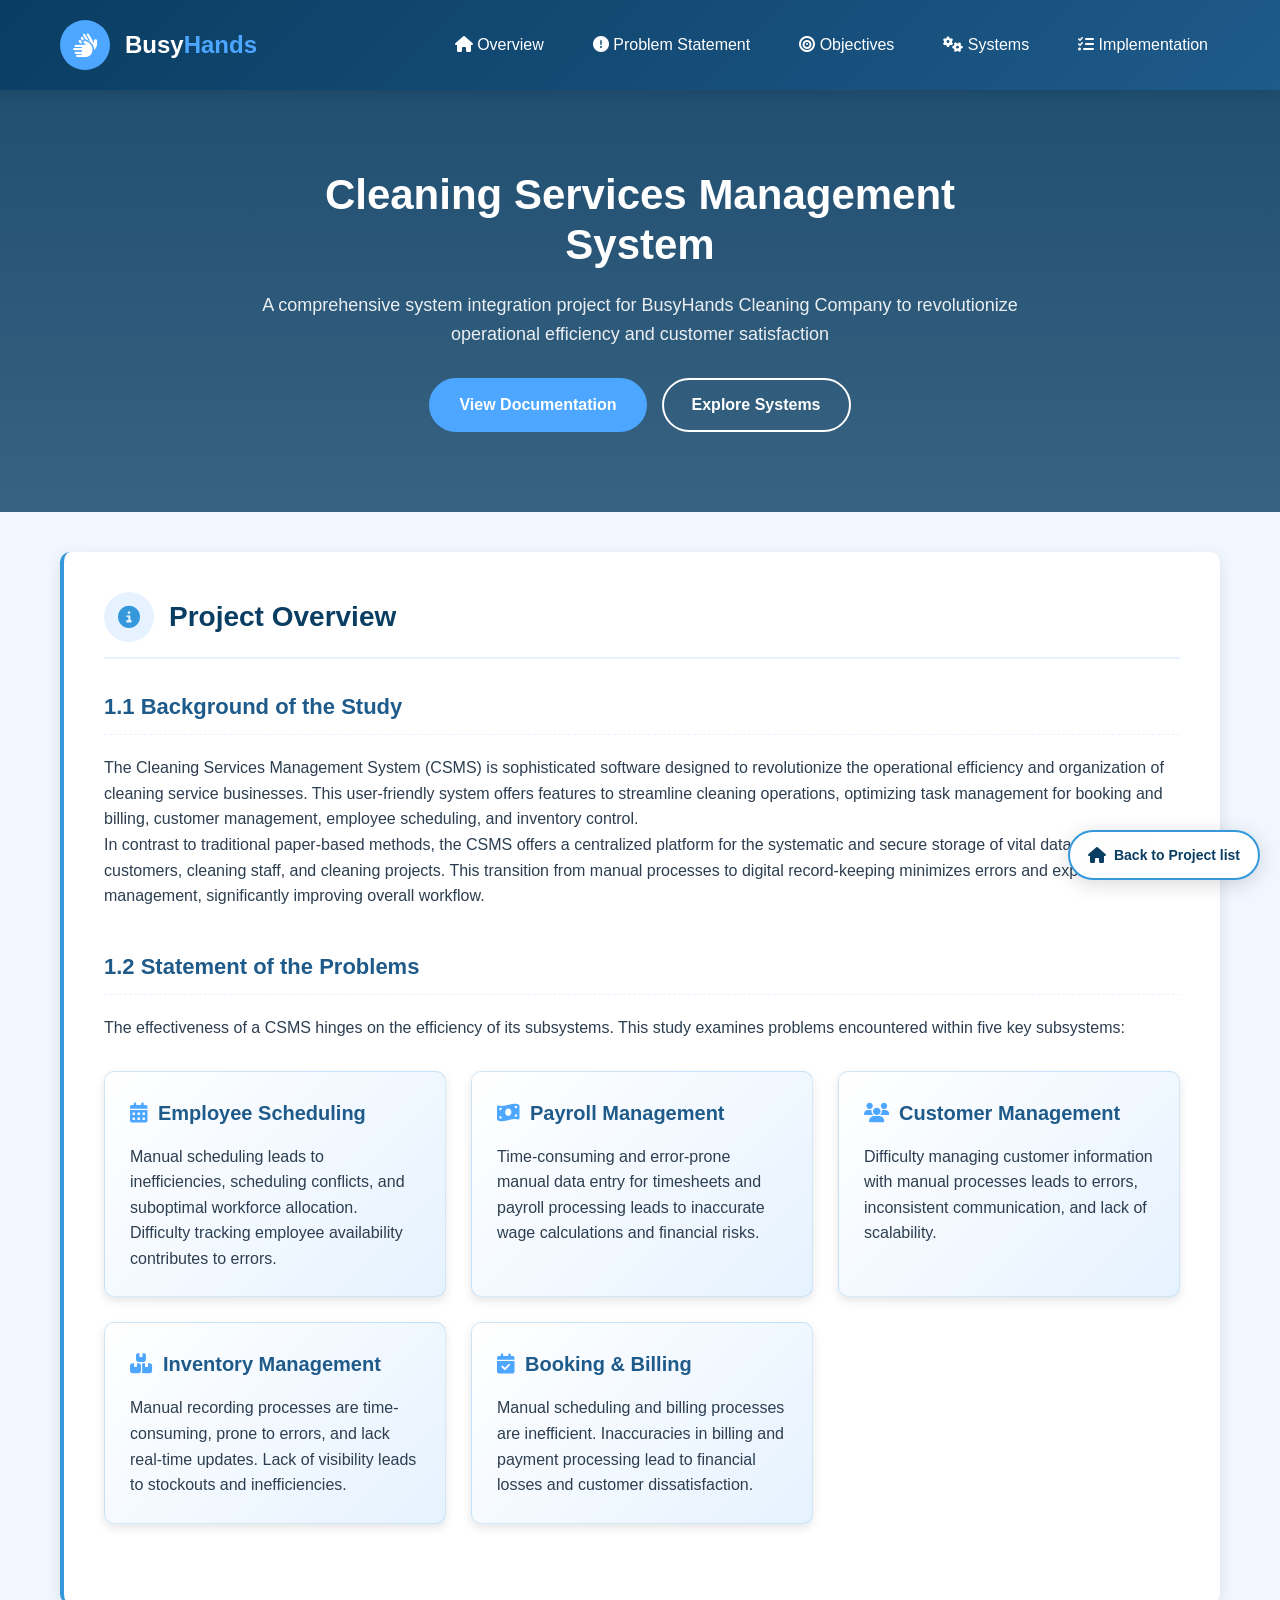
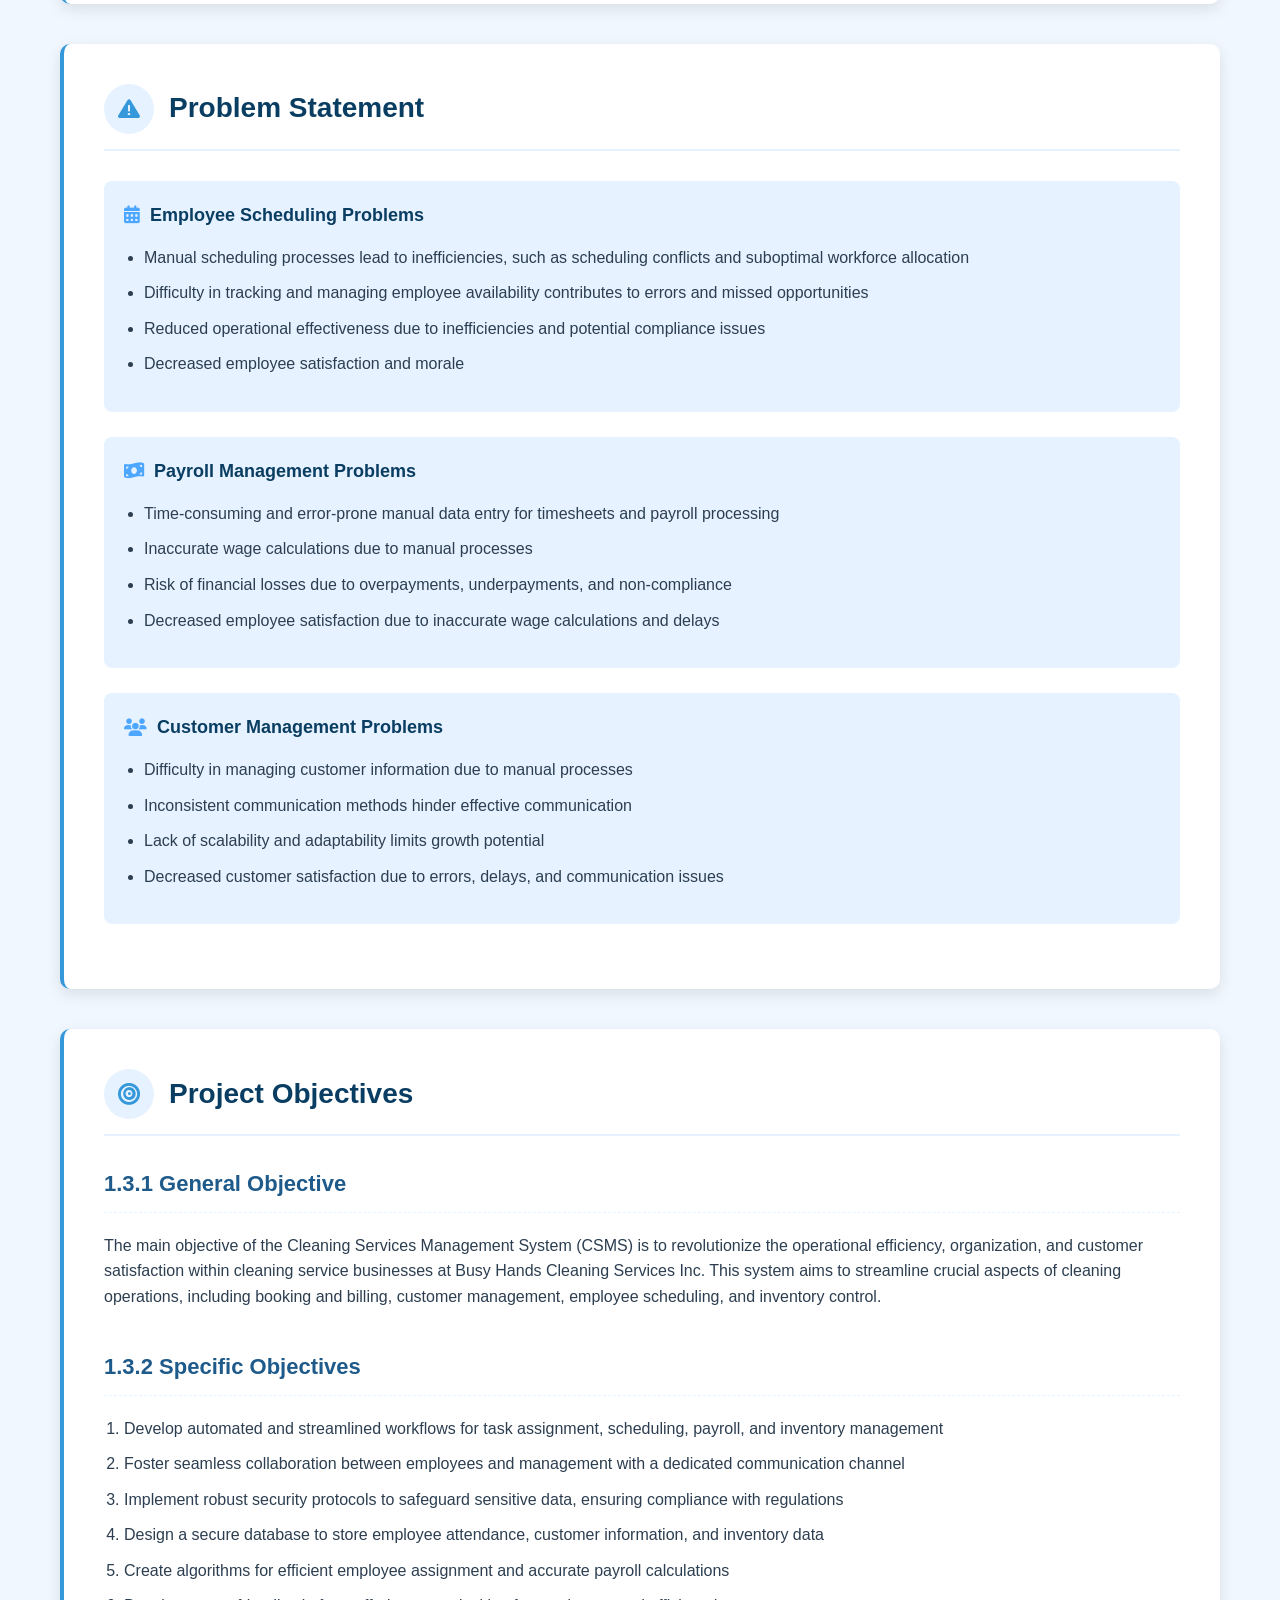
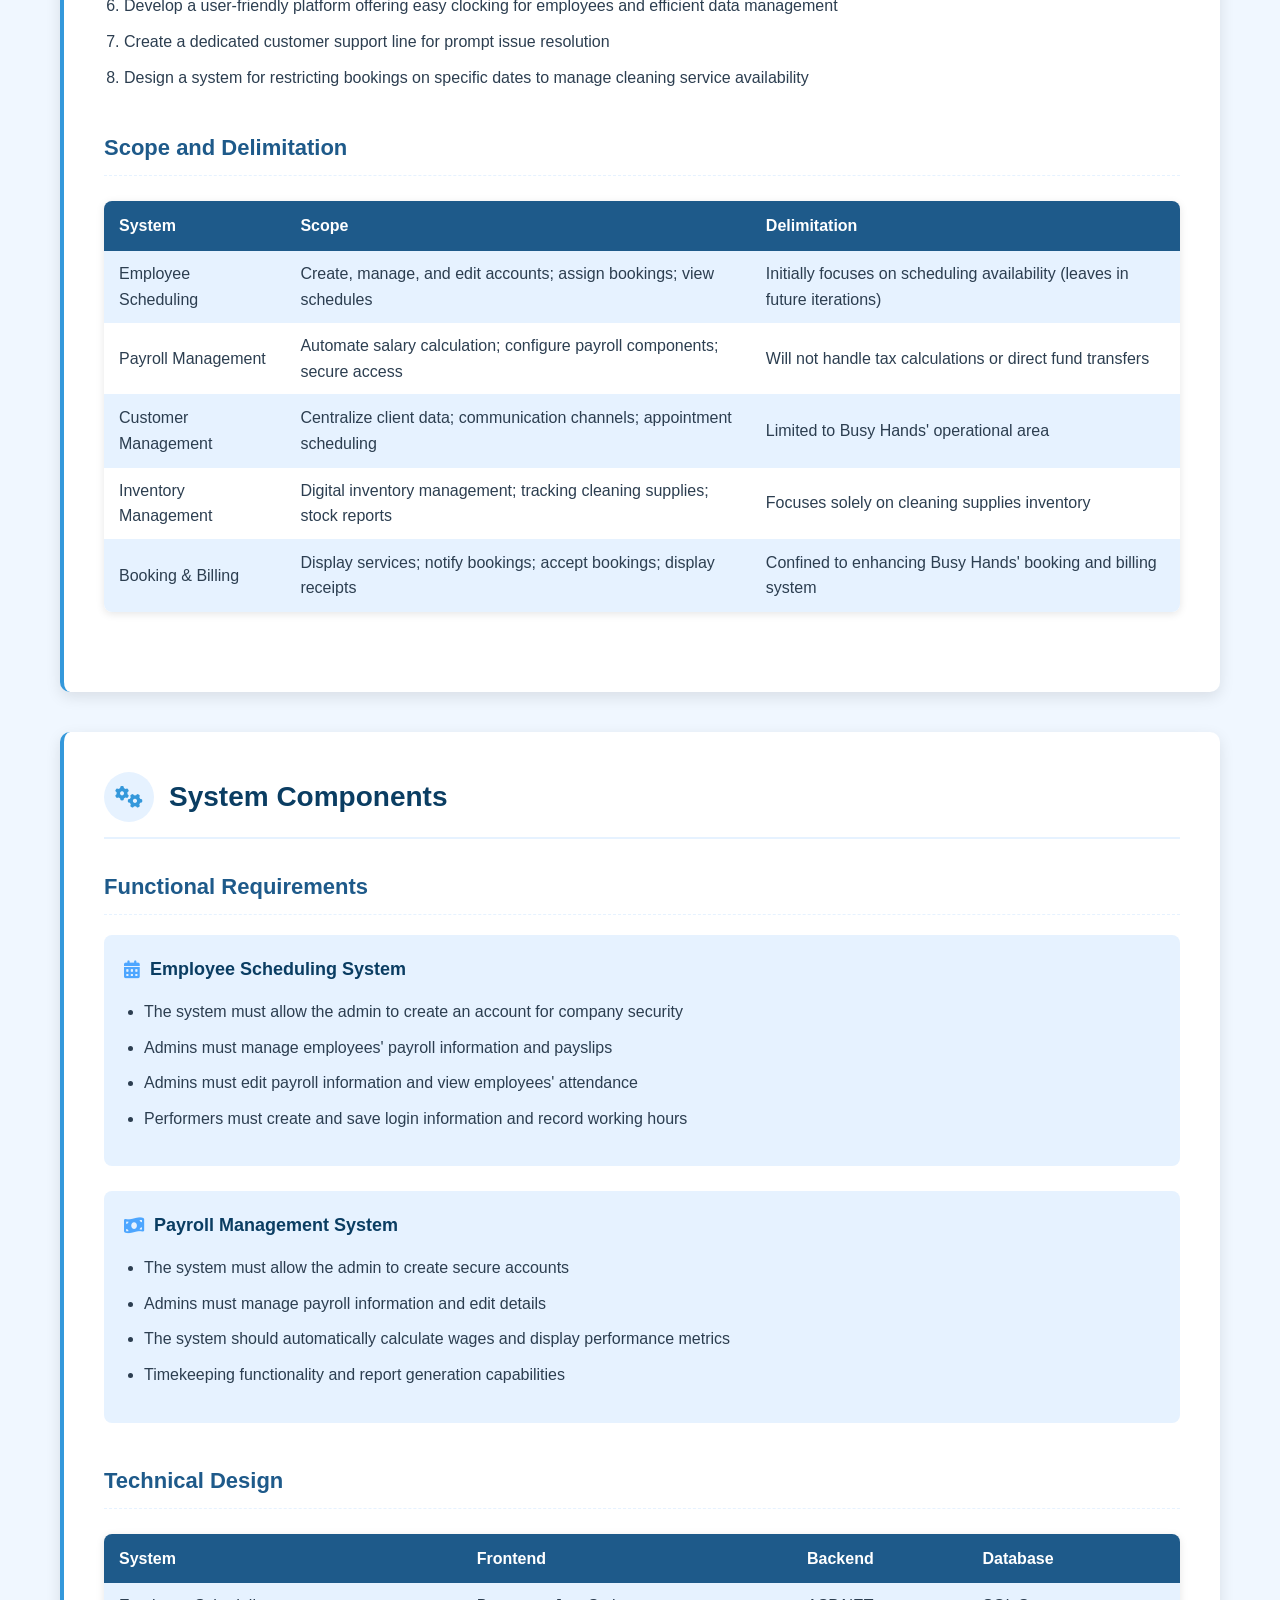
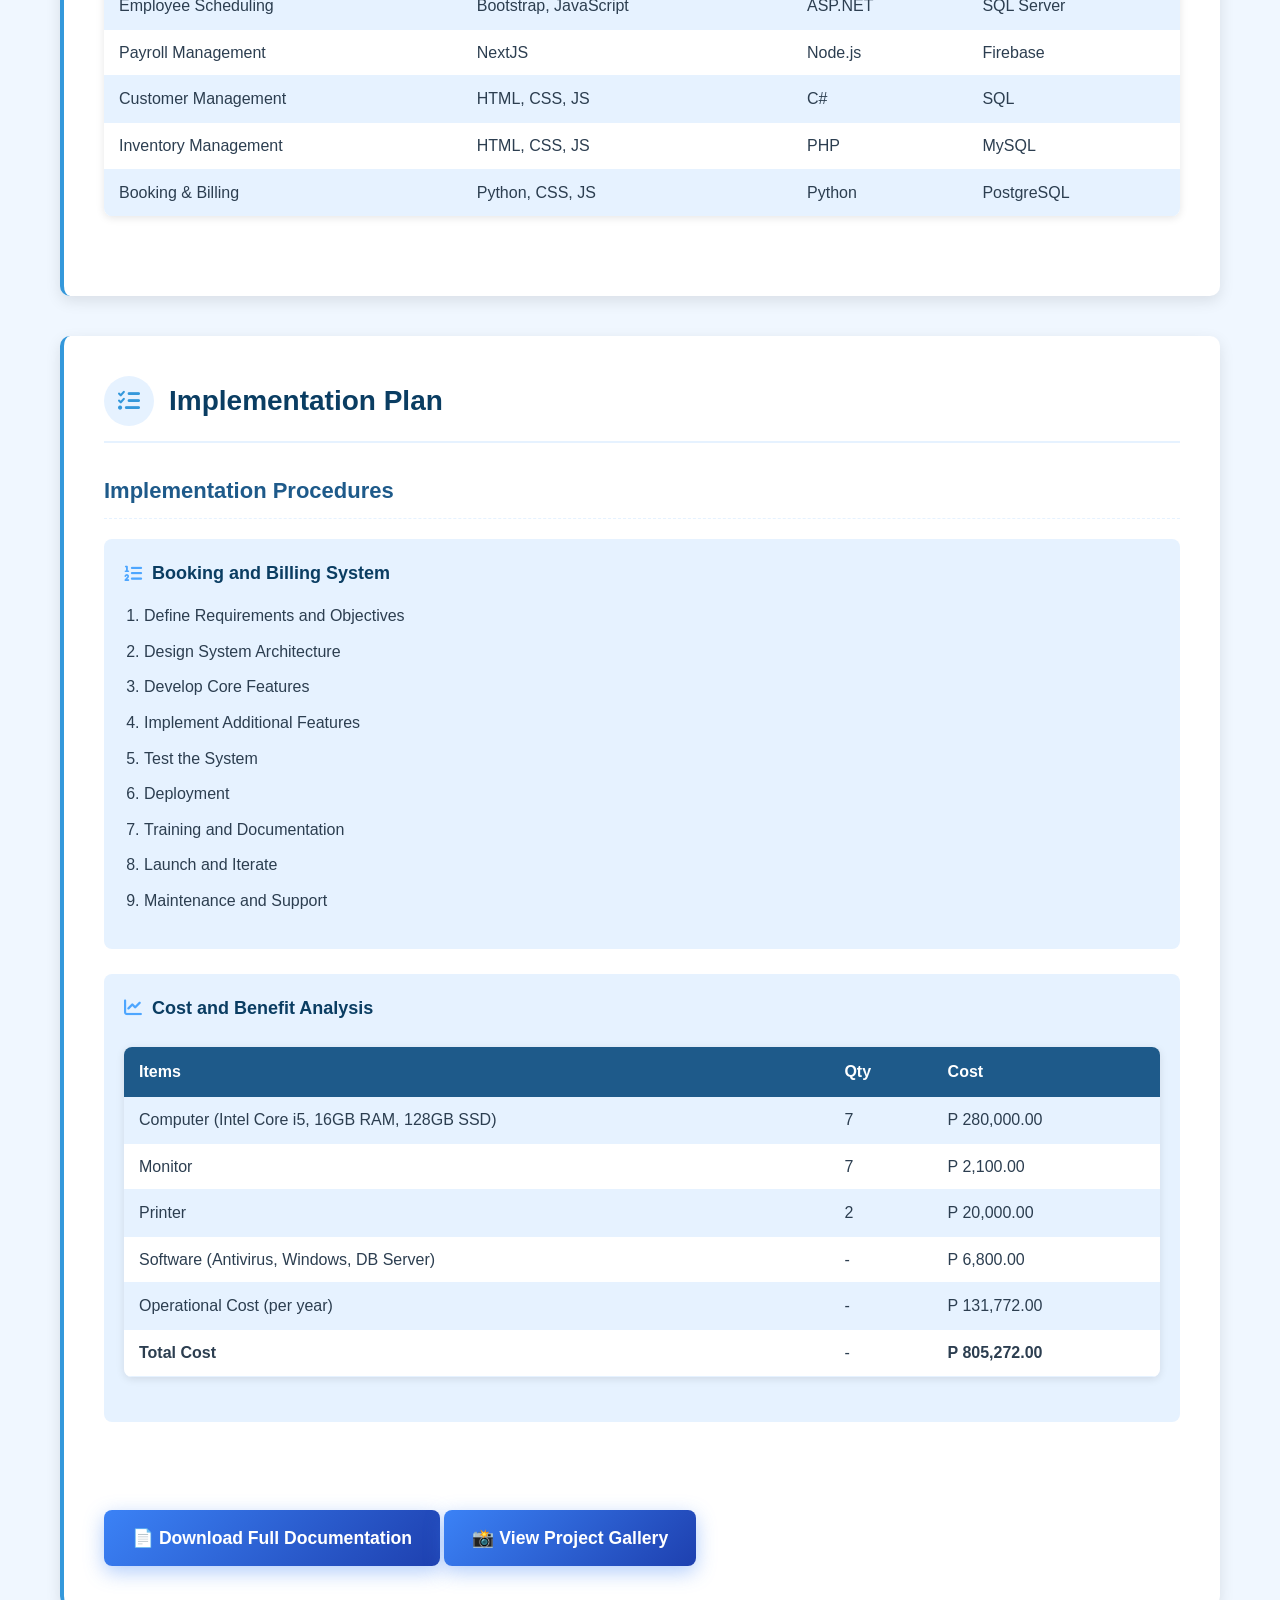
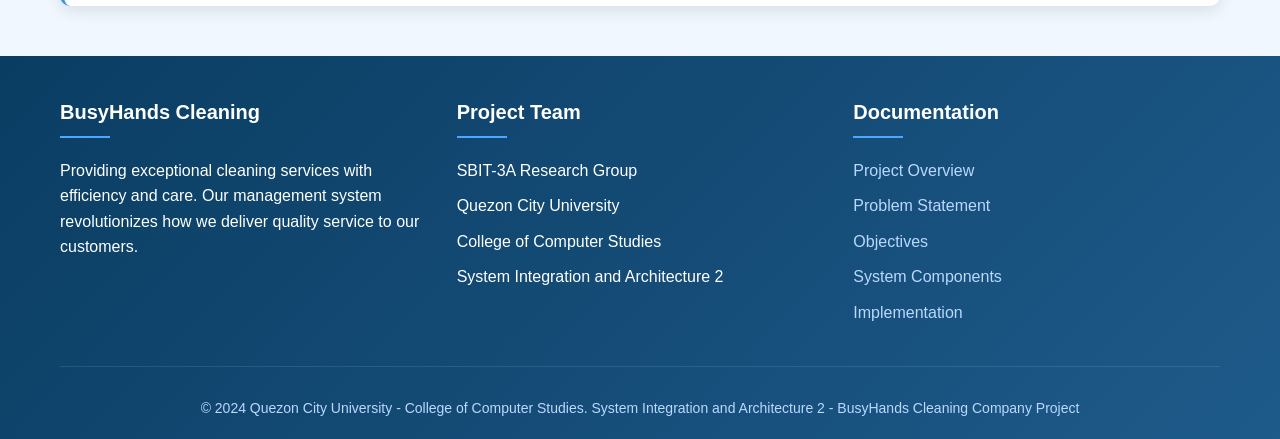
<file: Pages/Projects/BusyHands.html>
<!DOCTYPE html>
<html lang="en">
  <head>
    <meta charset="UTF-8" />
    <meta name="viewport" content="width=device-width, initial-scale=1.0" />
    <title>BusyHands Cleaning Company - System Documentation</title>
    <link
      rel="stylesheet"
      href="https://cdnjs.cloudflare.com/ajax/libs/font-awesome/6.4.0/css/all.min.css"
    />
    <link rel="stylesheet" href="../..//Css/Busyhands.css" />
  </head>
  <body>
    <!-- Back to Home Button -->
    <a class="home-button" href="../webProfile.html">
      <i class="fas fa-home"></i>
      <span>Back to Project list</span>
    </a>

    <header>
      <div class="container header-content">
        <div class="logo">
          <div class="logo-icon">
            <i class="fas fa-hands"></i>
          </div>
          <div class="logo-text">Busy<span>Hands</span></div>
        </div>
        <nav>
          <ul>
            <li>
              <a href="#overview"><i class="fas fa-home"></i> Overview</a>
            </li>
            <li>
              <a href="#problems"
                ><i class="fas fa-exclamation-circle"></i> Problem Statement</a
              >
            </li>
            <li>
              <a href="#objectives"
                ><i class="fas fa-bullseye"></i> Objectives</a
              >
            </li>
            <li>
              <a href="#systems"><i class="fas fa-cogs"></i> Systems</a>
            </li>
            <li>
              <a href="#implementation"
                ><i class="fas fa-tasks"></i> Implementation</a
              >
            </li>
          </ul>
        </nav>
      </div>
    </header>

    <!-- Hero Section -->
    <section class="hero">
      <div class="container hero-content">
        <h1>Cleaning Services Management System</h1>
        <p>
          A comprehensive system integration project for BusyHands Cleaning
          Company to revolutionize operational efficiency and customer
          satisfaction
        </p>
        <div class="hero-buttons">
          <a href="#overview" class="btn btn-primary">View Documentation</a>
          <a href="#systems" class="btn btn-outline">Explore Systems</a>
        </div>
      </div>
    </section>

    <!-- Main Content -->
    <div class="container">
      <!-- Overview Section -->
      <section id="overview" class="content-section">
        <div class="section-title">
          <i class="fas fa-info-circle"></i>
          <h2>Project Overview</h2>
        </div>

        <div class="chapter">
          <h3>1.1 Background of the Study</h3>
          <p>
            The Cleaning Services Management System (CSMS) is sophisticated
            software designed to revolutionize the operational efficiency and
            organization of cleaning service businesses. This user-friendly
            system offers features to streamline cleaning operations, optimizing
            task management for booking and billing, customer management,
            employee scheduling, and inventory control.
          </p>
          <p>
            In contrast to traditional paper-based methods, the CSMS offers a
            centralized platform for the systematic and secure storage of vital
            data concerning customers, cleaning staff, and cleaning projects.
            This transition from manual processes to digital record-keeping
            minimizes errors and expedites data management, significantly
            improving overall workflow.
          </p>
        </div>

        <div class="chapter">
          <h3>1.2 Statement of the Problems</h3>
          <p>
            The effectiveness of a CSMS hinges on the efficiency of its
            subsystems. This study examines problems encountered within five key
            subsystems:
          </p>

          <div class="system-cards">
            <div class="system-card">
              <h5><i class="fas fa-calendar-alt"></i> Employee Scheduling</h5>
              <p>
                Manual scheduling leads to inefficiencies, scheduling conflicts,
                and suboptimal workforce allocation. Difficulty tracking
                employee availability contributes to errors.
              </p>
            </div>

            <div class="system-card">
              <h5><i class="fas fa-money-bill-wave"></i> Payroll Management</h5>
              <p>
                Time-consuming and error-prone manual data entry for timesheets
                and payroll processing leads to inaccurate wage calculations and
                financial risks.
              </p>
            </div>

            <div class="system-card">
              <h5><i class="fas fa-users"></i> Customer Management</h5>
              <p>
                Difficulty managing customer information with manual processes
                leads to errors, inconsistent communication, and lack of
                scalability.
              </p>
            </div>

            <div class="system-card">
              <h5><i class="fas fa-boxes"></i> Inventory Management</h5>
              <p>
                Manual recording processes are time-consuming, prone to errors,
                and lack real-time updates. Lack of visibility leads to
                stockouts and inefficiencies.
              </p>
            </div>

            <div class="system-card">
              <h5><i class="fas fa-calendar-check"></i> Booking & Billing</h5>
              <p>
                Manual scheduling and billing processes are inefficient.
                Inaccuracies in billing and payment processing lead to financial
                losses and customer dissatisfaction.
              </p>
            </div>
          </div>
        </div>
      </section>

      <!-- Problem Statement Section -->
      <section id="problems" class="content-section">
        <div class="section-title">
          <i class="fas fa-exclamation-triangle"></i>
          <h2>Problem Statement</h2>
        </div>

        <div class="subsection">
          <h4>
            <i class="fas fa-calendar-alt"></i> Employee Scheduling Problems
          </h4>
          <ul class="problem-list">
            <li>
              Manual scheduling processes lead to inefficiencies, such as
              scheduling conflicts and suboptimal workforce allocation
            </li>
            <li>
              Difficulty in tracking and managing employee availability
              contributes to errors and missed opportunities
            </li>
            <li>
              Reduced operational effectiveness due to inefficiencies and
              potential compliance issues
            </li>
            <li>Decreased employee satisfaction and morale</li>
          </ul>
        </div>

        <div class="subsection">
          <h4>
            <i class="fas fa-money-bill-wave"></i> Payroll Management Problems
          </h4>
          <ul class="problem-list">
            <li>
              Time-consuming and error-prone manual data entry for timesheets
              and payroll processing
            </li>
            <li>Inaccurate wage calculations due to manual processes</li>
            <li>
              Risk of financial losses due to overpayments, underpayments, and
              non-compliance
            </li>
            <li>
              Decreased employee satisfaction due to inaccurate wage
              calculations and delays
            </li>
          </ul>
        </div>

        <div class="subsection">
          <h4><i class="fas fa-users"></i> Customer Management Problems</h4>
          <ul class="problem-list">
            <li>
              Difficulty in managing customer information due to manual
              processes
            </li>
            <li>
              Inconsistent communication methods hinder effective communication
            </li>
            <li>
              Lack of scalability and adaptability limits growth potential
            </li>
            <li>
              Decreased customer satisfaction due to errors, delays, and
              communication issues
            </li>
          </ul>
        </div>
      </section>

      <!-- Objectives Section -->
      <section id="objectives" class="content-section">
        <div class="section-title">
          <i class="fas fa-bullseye"></i>
          <h2>Project Objectives</h2>
        </div>

        <div class="chapter">
          <h3>1.3.1 General Objective</h3>
          <p>
            The main objective of the Cleaning Services Management System (CSMS)
            is to revolutionize the operational efficiency, organization, and
            customer satisfaction within cleaning service businesses at Busy
            Hands Cleaning Services Inc. This system aims to streamline crucial
            aspects of cleaning operations, including booking and billing,
            customer management, employee scheduling, and inventory control.
          </p>
        </div>

        <div class="chapter">
          <h3>1.3.2 Specific Objectives</h3>
          <ol class="objective-list">
            <li>
              Develop automated and streamlined workflows for task assignment,
              scheduling, payroll, and inventory management
            </li>
            <li>
              Foster seamless collaboration between employees and management
              with a dedicated communication channel
            </li>
            <li>
              Implement robust security protocols to safeguard sensitive data,
              ensuring compliance with regulations
            </li>
            <li>
              Design a secure database to store employee attendance, customer
              information, and inventory data
            </li>
            <li>
              Create algorithms for efficient employee assignment and accurate
              payroll calculations
            </li>
            <li>
              Develop a user-friendly platform offering easy clocking for
              employees and efficient data management
            </li>
            <li>
              Create a dedicated customer support line for prompt issue
              resolution
            </li>
            <li>
              Design a system for restricting bookings on specific dates to
              manage cleaning service availability
            </li>
          </ol>
        </div>

        <div class="chapter">
          <h3>Scope and Delimitation</h3>
          <div class="table-container">
            <table>
              <tr>
                <th>System</th>
                <th>Scope</th>
                <th>Delimitation</th>
              </tr>
              <tr>
                <td>Employee Scheduling</td>
                <td>
                  Create, manage, and edit accounts; assign bookings; view
                  schedules
                </td>
                <td>
                  Initially focuses on scheduling availability (leaves in future
                  iterations)
                </td>
              </tr>
              <tr>
                <td>Payroll Management</td>
                <td>
                  Automate salary calculation; configure payroll components;
                  secure access
                </td>
                <td>
                  Will not handle tax calculations or direct fund transfers
                </td>
              </tr>
              <tr>
                <td>Customer Management</td>
                <td>
                  Centralize client data; communication channels; appointment
                  scheduling
                </td>
                <td>Limited to Busy Hands' operational area</td>
              </tr>
              <tr>
                <td>Inventory Management</td>
                <td>
                  Digital inventory management; tracking cleaning supplies;
                  stock reports
                </td>
                <td>Focuses solely on cleaning supplies inventory</td>
              </tr>
              <tr>
                <td>Booking & Billing</td>
                <td>
                  Display services; notify bookings; accept bookings; display
                  receipts
                </td>
                <td>
                  Confined to enhancing Busy Hands' booking and billing system
                </td>
              </tr>
            </table>
          </div>
        </div>
      </section>

      <!-- Systems Section -->
      <section id="systems" class="content-section">
        <div class="section-title">
          <i class="fas fa-cogs"></i>
          <h2>System Components</h2>
        </div>

        <div class="chapter">
          <h3>Functional Requirements</h3>

          <div class="subsection">
            <h4>
              <i class="fas fa-calendar-alt"></i> Employee Scheduling System
            </h4>
            <ul class="problem-list">
              <li>
                The system must allow the admin to create an account for company
                security
              </li>
              <li>
                Admins must manage employees' payroll information and payslips
              </li>
              <li>
                Admins must edit payroll information and view employees'
                attendance
              </li>
              <li>
                Performers must create and save login information and record
                working hours
              </li>
            </ul>
          </div>

          <div class="subsection">
            <h4>
              <i class="fas fa-money-bill-wave"></i> Payroll Management System
            </h4>
            <ul class="problem-list">
              <li>The system must allow the admin to create secure accounts</li>
              <li>Admins must manage payroll information and edit details</li>
              <li>
                The system should automatically calculate wages and display
                performance metrics
              </li>
              <li>
                Timekeeping functionality and report generation capabilities
              </li>
            </ul>
          </div>
        </div>

        <div class="chapter">
          <h3>Technical Design</h3>
          <div class="table-container">
            <table>
              <tr>
                <th>System</th>
                <th>Frontend</th>
                <th>Backend</th>
                <th>Database</th>
              </tr>
              <tr>
                <td>Employee Scheduling</td>
                <td>Bootstrap, JavaScript</td>
                <td>ASP.NET</td>
                <td>SQL Server</td>
              </tr>
              <tr>
                <td>Payroll Management</td>
                <td>NextJS</td>
                <td>Node.js</td>
                <td>Firebase</td>
              </tr>
              <tr>
                <td>Customer Management</td>
                <td>HTML, CSS, JS</td>
                <td>C#</td>
                <td>SQL</td>
              </tr>
              <tr>
                <td>Inventory Management</td>
                <td>HTML, CSS, JS</td>
                <td>PHP</td>
                <td>MySQL</td>
              </tr>
              <tr>
                <td>Booking & Billing</td>
                <td>Python, CSS, JS</td>
                <td>Python</td>
                <td>PostgreSQL</td>
              </tr>
            </table>
          </div>
        </div>
      </section>

      <!-- Implementation Section -->
      <section id="implementation" class="content-section">
        <div class="section-title">
          <i class="fas fa-tasks"></i>
          <h2>Implementation Plan</h2>
        </div>

        <div class="chapter">
          <h3>Implementation Procedures</h3>

          <div class="subsection">
            <h4><i class="fas fa-list-ol"></i> Booking and Billing System</h4>
            <ol class="objective-list">
              <li>Define Requirements and Objectives</li>
              <li>Design System Architecture</li>
              <li>Develop Core Features</li>
              <li>Implement Additional Features</li>
              <li>Test the System</li>
              <li>Deployment</li>
              <li>Training and Documentation</li>
              <li>Launch and Iterate</li>
              <li>Maintenance and Support</li>
            </ol>
          </div>

          <div class="subsection">
            <h4><i class="fas fa-chart-line"></i> Cost and Benefit Analysis</h4>
            <div class="table-container">
              <table>
                <tr>
                  <th>Items</th>
                  <th>Qty</th>
                  <th>Cost</th>
                </tr>
                <tr>
                  <td>Computer (Intel Core i5, 16GB RAM, 128GB SSD)</td>
                  <td>7</td>
                  <td>P 280,000.00</td>
                </tr>
                <tr>
                  <td>Monitor</td>
                  <td>7</td>
                  <td>P 2,100.00</td>
                </tr>
                <tr>
                  <td>Printer</td>
                  <td>2</td>
                  <td>P 20,000.00</td>
                </tr>
                <tr>
                  <td>Software (Antivirus, Windows, DB Server)</td>
                  <td>-</td>
                  <td>P 6,800.00</td>
                </tr>
                <tr>
                  <td>Operational Cost (per year)</td>
                  <td>-</td>
                  <td>P 131,772.00</td>
                </tr>
                <tr>
                  <td><strong>Total Cost</strong></td>
                  <td>-</td>
                  <td><strong>P 805,272.00</strong></td>
                </tr>
              </table>
            </div>
          </div>
        </div>
        <a
          class="btn-download"
          href="../..//mnt/data/BusyHands Documentation.pdf"
          download
          aria-label="Download full BusyHands project documentation"
          >📄 Download Full Documentation</a
        >
        <a
          class="btn-download"
          href="../Gallery.html
        "
          >📸 View Project Gallery</a
        >
      </section>
    </div>

    <!-- Footer -->
    <footer>
      <div class="container">
        <div class="footer-content">
          <div class="footer-section">
            <h3>BusyHands Cleaning</h3>
            <p>
              Providing exceptional cleaning services with efficiency and care.
              Our management system revolutionizes how we deliver quality
              service to our customers.
            </p>
          </div>

          <div class="footer-section">
            <h3>Project Team</h3>
            <ul class="footer-links">
              <li>SBIT-3A Research Group</li>
              <li>Quezon City University</li>
              <li>College of Computer Studies</li>
              <li>System Integration and Architecture 2</li>
            </ul>
          </div>

          <div class="footer-section">
            <h3>Documentation</h3>
            <ul class="footer-links">
              <li><a href="#overview">Project Overview</a></li>
              <li><a href="#problems">Problem Statement</a></li>
              <li><a href="#objectives">Objectives</a></li>
              <li><a href="#systems">System Components</a></li>
              <li><a href="#implementation">Implementation</a></li>
            </ul>
          </div>
        </div>

        <div class="copyright">
          <p>
            &copy; 2024 Quezon City University - College of Computer Studies.
            System Integration and Architecture 2 - BusyHands Cleaning Company
            Project
          </p>
        </div>
      </div>
    </footer>

    <script>
      // Smooth scrolling for navigation links
      document.querySelectorAll('a[href^="#"]').forEach((anchor) => {
        anchor.addEventListener("click", function (e) {
          e.preventDefault();

          document.querySelector(this.getAttribute("href")).scrollIntoView({
            behavior: "smooth",
          });
        });
      });

      // Add active class to current section in navigation
      window.addEventListener("scroll", function () {
        const sections = document.querySelectorAll(".content-section");
        const navLinks = document.querySelectorAll("nav a");

        let current = "";

        sections.forEach((section) => {
          const sectionTop = section.offsetTop;
          if (pageYOffset >= sectionTop - 100) {
            current = section.getAttribute("id");
          }
        });

        navLinks.forEach((link) => {
          link.classList.remove("active");
          if (link.getAttribute("href").substring(1) === current) {
            link.classList.add("active");
          }
        });
      });
    </script>
  </body>
</html>
</file>
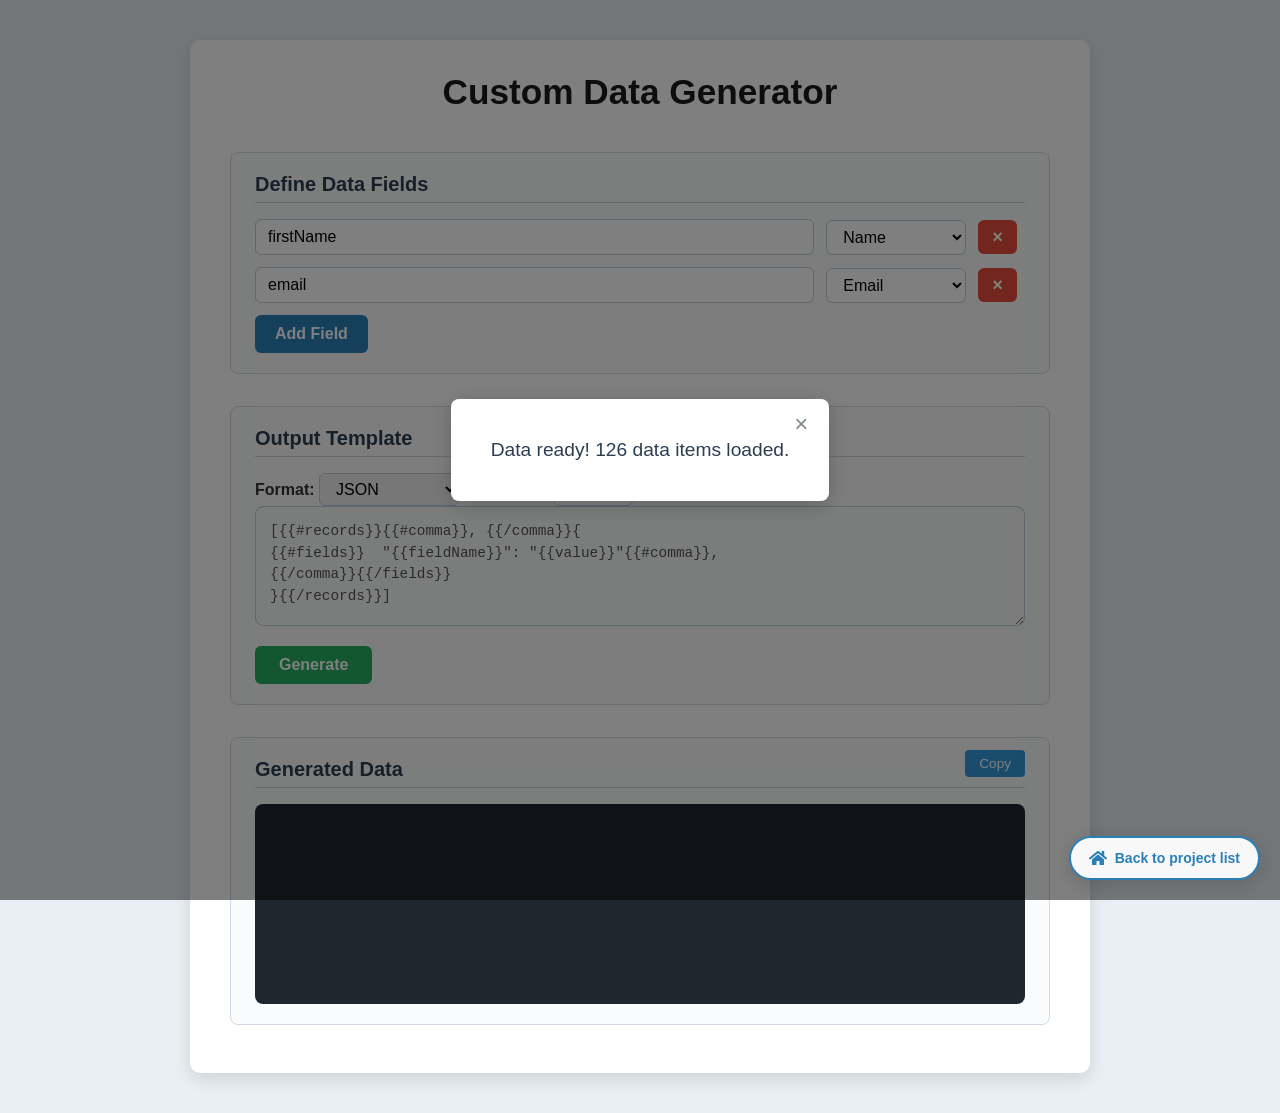
<file: Pages/Projects/DataGenerator.html>
<!DOCTYPE html>
<html lang="en">
  <head>
    <meta charset="UTF-8" />
    <meta name="viewport" content="width=device-width, initial-scale=1" />
    <title>Custom Data Generator with Template</title>
    <link rel="stylesheet" href="../../Css/DataGenerator.css" />
    <link
      rel="stylesheet"
      href="https://cdnjs.cloudflare.com/ajax/libs/font-awesome/5.15.4/css/all.min.css"
    />
  </head>
  <body>
    <!-- Back to Home Button -->
    <a class="home-button" href="../webProfile.html">
      <i class="fas fa-home"></i>
      <span>Back to project list</span>
    </a>

    <div class="container" role="main" aria-label="Custom Data Generator">
      <h1>Custom Data Generator</h1>

      <section aria-labelledby="fieldsHeader">
        <h2 id="fieldsHeader">Define Data Fields</h2>
        <div id="fields"></div>
        <button id="addFieldBtn" type="button" aria-label="Add new field">
          Add Field
        </button>
      </section>

      <section aria-labelledby="templateHeader">
        <h2 id="templateHeader">Output Template</h2>
        <div class="controls">
          <div>
            <label for="templateSelector">Format:</label>
            <select id="templateSelector" aria-label="Output format template">
              <option value="json">JSON</option>
              <option value="sql">SQL Insert</option>
              <option value="csv">CSV</option>
              <option value="custom">Custom</option>
            </select>
          </div>
          <div>
            <label for="recordCount">Records:</label>
            <input
              type="number"
              id="recordCount"
              value="5"
              min="1"
              max="1000"
              aria-label="Number of records to generate"
            />
          </div>
        </div>

        <textarea
          id="templateInput"
          spellcheck="false"
          aria-label="Custom template editor"
        ></textarea>

        <button id="generateBtn" type="button" aria-label="Generate data">
          Generate
        </button>
      </section>

      <section aria-labelledby="outputHeader" id="outputSection">
        <h2 id="outputHeader">Generated Data</h2>
        <button id="copyBtn" type="button" aria-label="Copy to clipboard">
          Copy
        </button>
        <div id="output">
          <pre id="outputPre"></pre>
        </div>
      </section>
    </div>

    <script src="../../Js/DataGenerator.js"></script>
  </body>
</html>
</file>
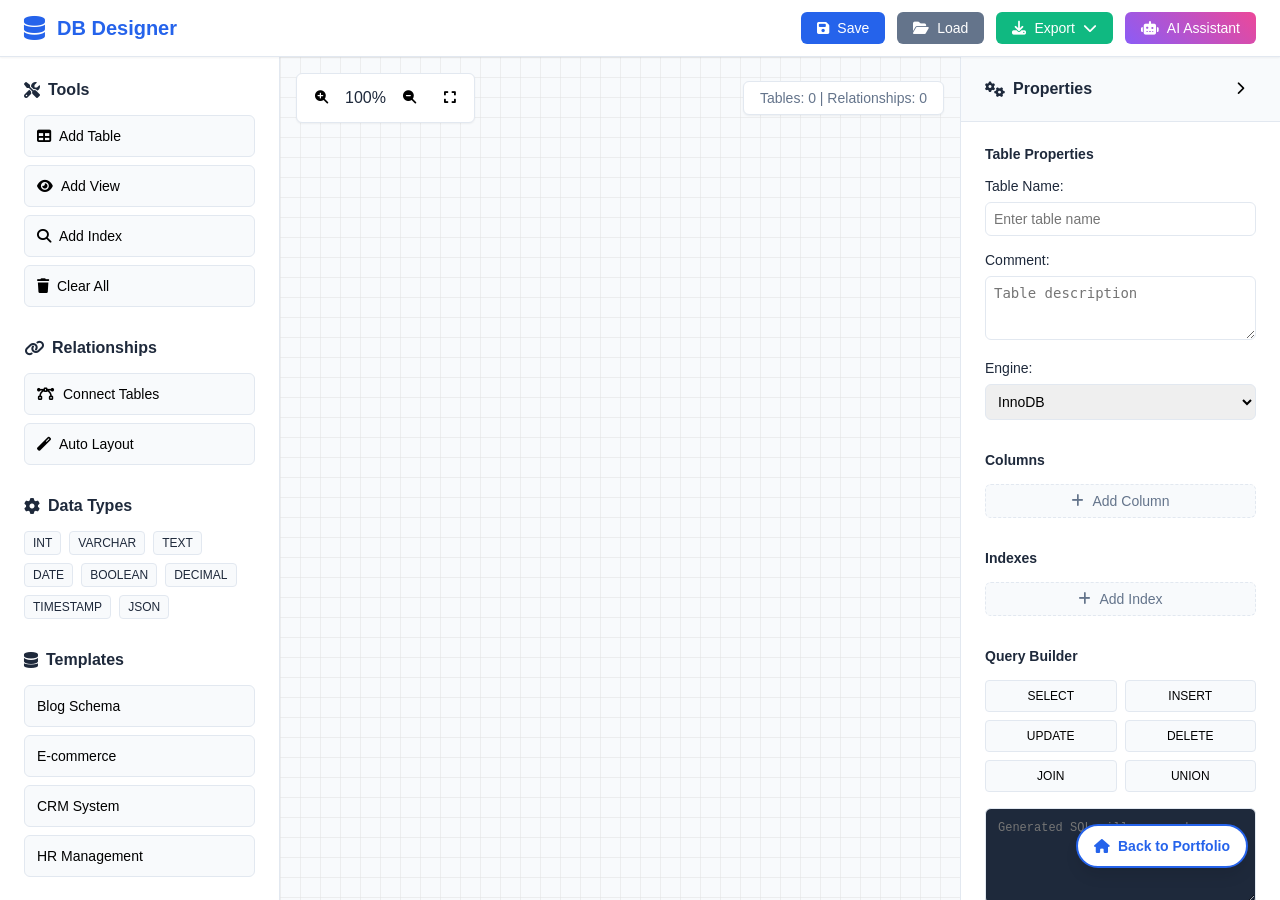
<file: Pages/Projects/DB_Designer.html>
<!DOCTYPE html>
<html lang="en">
  <head>
    <meta charset="UTF-8" />
    <meta name="viewport" content="width=device-width, initial-scale=1.0" />
    <title>DB Designer - Visual Database Schema Designer</title>
    <link
      rel="stylesheet"
      href="https://cdnjs.cloudflare.com/ajax/libs/font-awesome/6.4.0/css/all.min.css"
    />
    <link rel="stylesheet" href="../../Css/DB_Designer.css" />
  </head>
  <body>
    <!-- Navigation Header -->
    <header class="navbar">
      <div class="nav-brand">
        <i class="fas fa-database"></i>
        <span>DB Designer</span>
      </div>
      <div class="nav-actions">
        <button class="btn-primary" onclick="saveProject()">
          <i class="fas fa-save"></i> Save
        </button>
        <button class="btn-secondary" onclick="loadProject()">
          <i class="fas fa-folder-open"></i> Load
        </button>
        <div class="export-dropdown">
          <button class="btn-success" onclick="toggleExportMenu()">
            <i class="fas fa-download"></i> Export
            <i class="fas fa-chevron-down"></i>
          </button>
          <div class="export-menu" id="exportMenu">
            <button onclick="exportSQL()">
              <i class="fas fa-code"></i> SQL Script
            </button>
            <button onclick="exportJSON()">
              <i class="fas fa-file-code"></i> JSON Schema
            </button>
            <button onclick="exportXML()">
              <i class="fas fa-file-alt"></i> XML Schema
            </button>
            <button onclick="exportPDF()">
              <i class="fas fa-file-pdf"></i> PDF Diagram
            </button>
            <button onclick="exportPNG()">
              <i class="fas fa-image"></i> PNG Image
            </button>
          </div>
        </div>
        <button class="btn-ai" onclick="openAIAssistant()">
          <i class="fas fa-robot"></i> AI Assistant
        </button>
      </div>
    </header>

    <!-- Main Container -->
    <div class="container">
      <!-- Left Sidebar - Tools -->
      <aside class="sidebar">
        <div class="tool-section">
          <h3><i class="fas fa-tools"></i> Tools</h3>
          <button class="tool-btn" onclick="addTable()">
            <i class="fas fa-table"></i> Add Table
          </button>
          <button class="tool-btn" onclick="addView()">
            <i class="fas fa-eye"></i> Add View
          </button>
          <button class="tool-btn" onclick="addIndex()">
            <i class="fas fa-search"></i> Add Index
          </button>
          <button class="tool-btn" onclick="clearCanvas()">
            <i class="fas fa-trash"></i> Clear All
          </button>
        </div>

        <div class="tool-section">
          <h3><i class="fas fa-link"></i> Relationships</h3>
          <button class="tool-btn" onclick="toggleConnectionMode()">
            <i class="fas fa-bezier-curve"></i> Connect Tables
          </button>
          <button class="tool-btn" onclick="autoLayout()">
            <i class="fas fa-magic"></i> Auto Layout
          </button>
        </div>

        <div class="tool-section">
          <h3><i class="fas fa-cog"></i> Data Types</h3>
          <div class="data-types">
            <span class="data-type" draggable="true" data-type="INT">INT</span>
            <span class="data-type" draggable="true" data-type="VARCHAR"
              >VARCHAR</span
            >
            <span class="data-type" draggable="true" data-type="TEXT"
              >TEXT</span
            >
            <span class="data-type" draggable="true" data-type="DATE"
              >DATE</span
            >
            <span class="data-type" draggable="true" data-type="BOOLEAN"
              >BOOLEAN</span
            >
            <span class="data-type" draggable="true" data-type="DECIMAL"
              >DECIMAL</span
            >
            <span class="data-type" draggable="true" data-type="TIMESTAMP"
              >TIMESTAMP</span
            >
            <span class="data-type" draggable="true" data-type="JSON"
              >JSON</span
            >
          </div>
        </div>

        <div class="tool-section">
          <h3><i class="fas fa-database"></i> Templates</h3>
          <button class="template-btn" onclick="loadTemplate('blog')">
            Blog Schema
          </button>
          <button class="template-btn" onclick="loadTemplate('ecommerce')">
            E-commerce
          </button>
          <button class="template-btn" onclick="loadTemplate('crm')">
            CRM System
          </button>
          <button class="template-btn" onclick="loadTemplate('hr')">
            HR Management
          </button>
        </div>
      </aside>

      <!-- Main Canvas -->
      <main class="canvas-container">
        <div class="canvas-toolbar">
          <div class="zoom-controls">
            <button onclick="zoomIn()">
              <i class="fas fa-search-plus"></i>
            </button>
            <span id="zoomLevel">100%</span>
            <button onclick="zoomOut()">
              <i class="fas fa-search-minus"></i>
            </button>
            <button onclick="resetZoom()"><i class="fas fa-expand"></i></button>
          </div>
          <div class="canvas-info">
            <span id="canvasInfo">Tables: 0 | Relationships: 0</span>
          </div>
        </div>
        <svg id="canvas" class="canvas" width="100%" height="100%">
          <defs>
            <marker
              id="arrowhead"
              markerWidth="10"
              markerHeight="7"
              refX="9"
              refY="3.5"
              orient="auto"
            >
              <polygon points="0 0, 10 3.5, 0 7" fill="#666" />
            </marker>
            <pattern
              id="grid"
              width="20"
              height="20"
              patternUnits="userSpaceOnUse"
            >
              <path
                d="M 20 0 L 0 0 0 20"
                fill="none"
                stroke="#e0e0e0"
                stroke-width="1"
              />
            </pattern>
          </defs>
          <rect width="100%" height="100%" fill="url(#grid)" />
        </svg>
        <div id="tables-container" class="tables-container"></div>
      </main>

      <!-- Right Panel - Properties -->
      <aside class="properties-panel">
        <div class="panel-header">
          <h3><i class="fas fa-cogs"></i> Properties</h3>
          <button onclick="togglePropertiesPanel()" class="toggle-btn">
            <i class="fas fa-chevron-right"></i>
          </button>
        </div>

        <div class="panel-content" id="propertiesContent">
          <div class="property-section">
            <h4>Table Properties</h4>
            <div class="form-group">
              <label>Table Name:</label>
              <input
                type="text"
                id="tableName"
                placeholder="Enter table name"
              />
            </div>
            <div class="form-group">
              <label>Comment:</label>
              <textarea
                id="tableComment"
                placeholder="Table description"
              ></textarea>
            </div>
            <div class="form-group">
              <label>Engine:</label>
              <select id="tableEngine">
                <option value="InnoDB">InnoDB</option>
                <option value="MyISAM">MyISAM</option>
                <option value="Memory">Memory</option>
              </select>
            </div>
          </div>

          <div class="property-section">
            <h4>Columns</h4>
            <div class="columns-list" id="columnsList">
              <!-- Columns will be dynamically added here -->
            </div>
            <button class="btn-add-column" onclick="addColumn()">
              <i class="fas fa-plus"></i> Add Column
            </button>
          </div>

          <div class="property-section">
            <h4>Indexes</h4>
            <div class="indexes-list" id="indexesList">
              <!-- Indexes will be dynamically added here -->
            </div>
            <button class="btn-add-index" onclick="addTableIndex()">
              <i class="fas fa-plus"></i> Add Index
            </button>
          </div>

          <div class="property-section">
            <h4>Query Builder</h4>
            <div class="query-builder">
              <button onclick="generateSelect()">SELECT</button>
              <button onclick="generateInsert()">INSERT</button>
              <button onclick="generateUpdate()">UPDATE</button>
              <button onclick="generateDelete()">DELETE</button>
              <button onclick="generateJoin()">JOIN</button>
              <button onclick="generateUnion()">UNION</button>
            </div>
            <textarea
              id="generatedQuery"
              placeholder="Generated SQL will appear here..."
              readonly
            ></textarea>
          </div>
        </div>
      </aside>
    </div>

    <!-- AI Assistant Modal -->
    <div id="aiModal" class="modal">
      <div class="modal-content">
        <div class="modal-header">
          <h3><i class="fas fa-robot"></i> AI Database Assistant</h3>
          <button onclick="closeAIAssistant()" class="close-btn">
            <i class="fas fa-times"></i>
          </button>
        </div>
        <div class="modal-body">
          <div class="ai-chat">
            <div id="chatHistory" class="chat-history">
              <div class="ai-message">
                <i class="fas fa-robot"></i>
                <div class="message-content">
                  <p>Hello! I'm your AI database assistant. I can help you:</p>
                  <ul>
                    <li>Design database schemas</li>
                    <li>Suggest optimal table structures</li>
                    <li>Generate SQL queries</li>
                    <li>Optimize relationships</li>
                    <li>Create indexes and constraints</li>
                  </ul>
                  <p>What would you like to build today?</p>
                </div>
              </div>
            </div>
            <div class="chat-input">
              <input
                type="text"
                id="aiInput"
                placeholder="Ask me about database design..."
                onkeypress="handleAIInput(event)"
              />
              <button onclick="sendAIMessage()">
                <i class="fas fa-paper-plane"></i>
              </button>
            </div>
          </div>
          <div class="ai-suggestions">
            <h4>Quick Actions:</h4>
            <button onclick="aiSuggestSchema()">Suggest Schema</button>
            <button onclick="aiOptimizeStructure()">Optimize Structure</button>
            <button onclick="aiGenerateData()">Generate Sample Data</button>
            <button onclick="aiCreateIndexes()">Suggest Indexes</button>
          </div>
        </div>
      </div>
    </div>

    <!-- Table Editor Modal -->
    <div id="tableModal" class="modal">
      <div class="modal-content large">
        <div class="modal-header">
          <h3><i class="fas fa-table"></i> Table Editor</h3>
          <button onclick="closeTableModal()" class="close-btn">
            <i class="fas fa-times"></i>
          </button>
        </div>
        <div class="modal-body">
          <div class="table-editor">
            <div class="editor-toolbar">
              <button onclick="addColumnToEditor()">
                <i class="fas fa-plus"></i> Add Column
              </button>
              <button onclick="deleteSelectedColumns()">
                <i class="fas fa-trash"></i> Delete Selected
              </button>
              <button onclick="moveColumnUp()">
                <i class="fas fa-arrow-up"></i> Move Up
              </button>
              <button onclick="moveColumnDown()">
                <i class="fas fa-arrow-down"></i> Move Down
              </button>
            </div>
            <div class="columns-grid" id="columnsGrid">
              <div class="grid-header">
                <span></span>
                <span>Name</span>
                <span>Type</span>
                <span>Length</span>
                <span>Null</span>
                <span>Default</span>
                <span>Key</span>
                <span>Auto Inc</span>
                <span>Comment</span>
              </div>
            </div>
          </div>
        </div>
      </div>
    </div>

    <!-- Connection Line Template -->
    <template id="connectionTemplate">
      <line
        class="connection-line"
        stroke="#666"
        stroke-width="2"
        marker-end="url(#arrowhead)"
      ></line>
    </template>

    <!-- Back to Home Button -->
    <a class="home-button" href="../HomePage.html">
      <i class="fas fa-home"></i>
      <span>Back to Portfolio</span>
    </a>

    <script src="../../Js/DB_Designer.js"></script>
  </body>
</html>
</file>
<file: Css/HomePage.css>
* {
  margin: 0;
  padding: 0;
  box-sizing: border-box;
}

body {
  background: linear-gradient(
    135deg,
    rgba(43, 4, 185, 0.1) 0%,
    rgba(96, 76, 220, 0.15) 100%
  );
  backdrop-filter: blur(12px) saturate(160%);
  -webkit-backdrop-filter: blur(12px) saturate(160%);
  font-family: "Segoe UI", Tahoma, Geneva, Verdana, sans-serif;
  min-height: 100vh;
  overflow: hidden;
}

header {
  margin-top: 1rem;
}

.welcomeText {
  text-align: center;
  font-size: 2.5rem;
  padding: 1.5rem;
  background: linear-gradient(45deg, #2b04b9, #7cacf5);
  -webkit-background-clip: text;
  background-clip: text;
  color: transparent;
  font-weight: 700;
  letter-spacing: -0.05em;
  text-shadow: 2px 2px 4px rgba(0, 0, 0, 0.1);
  animation: fadeIn 1s ease-in;
}

@keyframes fadeIn {
  from {
    opacity: 0;
    transform: translateY(-20px);
  }
  to {
    opacity: 1;
    transform: translateY(0);
  }
}
.parentContainer {
  display: flex;
  align-items: center;
  justify-content: center;
  gap: 1rem;
  flex-wrap: wrap;
  padding: 0.5rem;
  margin: 1rem none;
  max-width: 600px;
}

.Card-container {
  background: rgba(255, 255, 255, 0.95);
  border-radius: 10px; /* 20px * 0.5 */
  box-shadow: 0 4px 16px rgba(0, 0, 0, 0.1);
  padding: 0.75rem;
  width: 150px; /* 300px * 0.5 */
  min-height: 200px; /* 400px * 0.5 */
  display: flex;
  flex-direction: column;
  transition: transform 0.3s ease, box-shadow 0.3s ease;
  border: 1px solid rgba(255, 255, 255, 0.3);
}

.Card-container:hover {
  transform: translateY(-2.5px);
  box-shadow: 0 6px 20px rgba(0, 0, 0, 0.15);
}

.Card-container img {
  width: 100%;
  height: 175px; /* 350px * 0.5 */
  object-fit: cover;
  border-radius: 6px;
  margin-bottom: 0.5rem;
  border: 1px solid rgba(0, 0, 0, 0.1);
}

.Card-container a {
  text-align: center;
  text-decoration: none;
  color: #2b04b9;
  background: rgba(124, 172, 245, 0.1);
  padding: 6px 12px;
  border-radius: 4px;
  font-weight: 600;
  transition: all 0.3s ease;
  margin-top: 5px;
  border: 2px solid rgba(43, 4, 185, 0.1);
  font-size: 0.75rem;
}

.Card-container a:hover {
  background: #7cacf5;
  color: white;
  transform: scale(1.05);
  box-shadow: 0 3px 10px rgba(124, 172, 245, 0.3);
}

footer {
  margin-top: auto;
  padding: 2rem;
  text-align: center;
  color: #666;
  font-size: 0.9rem;
}

@media (max-width: 768px) {
  .welcomeText {
    font-size: 2rem;
    padding: 1rem;
  }

  .Card-container {
    width: 100%;
    max-width: 350px;
  }
}
.infoCards {
  width: 500px;
  max-width: 500px;
  min-width: 500px;
  margin: 2rem auto 0 auto;
  background: rgba(255, 255, 255, 0.98);
  padding: 10px;
  border-radius: 16px;
  box-shadow: 0 8px 32px rgba(0, 0, 0, 0.1);
  backdrop-filter: blur(12px);
  border: 1px solid rgba(255, 255, 255, 0.3);
}
.carousel-container {
  margin: 2rem auto 0 auto;
  position: relative;
  overflow: hidden;
  width: 100%;
  max-width: 600px;
  height: 320px;
}

.slide {
  position: absolute;
  top: 0;
  left: 0;
  width: 100%;
  height: 100%;
  display: flex;
  flex-direction: column;
  justify-content: center;
  align-items: center;
  visibility: hidden;
  transform: scale(0.98) translateX(10px);
  transition: opacity 0.7s cubic-bezier(0.4, 0, 0.2, 1),
    transform 0.7s cubic-bezier(0.4, 0, 0.2, 1), visibility 0.7s;
  z-index: 0;
}

.slide.active {
  opacity: 1;
  visibility: visible;
  transform: scale(1) translateX(0);
  z-index: 2;
  animation: fadeDownIn 0.8s;
}
.intro {
  max-width: 650px;
  margin: 1.5rem auto 1.5rem auto;
  font-size: 1rem;
  line-height: 1.7;
  background: linear-gradient(90deg, #f5f8ff 70%, #e3e9fc 100%);
  color: #222b45;
  padding: 1.25rem 2rem;
  border-radius: 12px;
  border-left: 6px solid #2b04b9;
  box-shadow: 0 4px 18px rgba(43, 4, 185, 0.07);
  font-weight: 500;
  letter-spacing: 0.01em;
  transition: box-shadow 0.3s;
}
.skills-list {
  max-width: 650px;
  margin: 0;
  list-style: none;
  display: flex;
  flex-wrap: wrap;
  gap: 0.75rem 1.5rem;
  justify-content: center;
  padding: 1.25rem 2rem;
  margin: 0;
  font-size: 1rem;
}

.skills-list li {
  background: linear-gradient(90deg, #e3e9fc 70%, #7cacf5 100%);
  color: #6950c3;
  padding: 0.5em 1.2em;
  border-radius: 8px;
  font-weight: 600;
  box-shadow: 0 2px 8px rgba(43, 4, 185, 0.07);
  transition: background 0.2s, color 0.2s, transform 0.2s;
}
.skills-list li:hover {
  background: #0f0339;
  color: #fff;
  transform: scale(1.05);
}

.intro:hover {
  box-shadow: 0 8px 32px rgba(43, 4, 185, 0.13);
}

.slide.exit {
  z-index: 1;
}

.carousel-controls {
  position: absolute;
  bottom: 18px;
  left: 50%;
  transform: translateX(-50%);
  z-index: 3;
  display: flex;
  align-items: center;
  gap: 1.5rem;
}

.carousel-indicators {
  margin-top: 100px;
  display: flex;
  gap: 10px;
}

.indicator {
  width: 12px;
  height: 12px;
  border-radius: 50%;
  background: linear-gradient(135deg, #e3e9fc 60%, #7cacf5 100%);
  border: 2px solid #b3c6f7;
  transition: background 0.3s, border 0.3s;
  cursor: pointer;
  box-shadow: 0 1px 4px rgba(43, 4, 185, 0.07);
}

.indicator.active {
  background: linear-gradient(135deg, #2b04b9 60%, #7cacf5 100%);
  border: 2px solid #2b04b9;
}

@keyframes fadeDownIn {
  0% {
    opacity: 0;
    transform: scale(0.96) translateY(-24px);
  }
  100% {
    opacity: 1;
    transform: scale(1) translateY(0);
  }
}

@keyframes fadeOutAlert {
  0% {
    opacity: 1;
  }
  100% {
    opacity: 0;
  }
}

@media (max-width: 700px) {
  .carousel-container {
    max-width: 98vw;
    height: 220px;
    border-radius: 12px;
  }
  .carousel-controls {
    bottom: 10px;
    gap: 1rem;
  }
  .carousel-button {
    width: 30px;
    height: 30px;
    font-size: 1rem;
  }
  .indicator {
    width: 9px;
    height: 9px;
  }
}

.skills-carousel-container {
  margin: 20px auto;
  max-width: 900px;
  display: flex;
  flex-direction: column;
  gap: 10px;
  padding: 20px 0;
}

.skills-carousel {
  overflow: hidden;
  white-space: nowrap;
  padding: 8px 0;
  border-radius: 12px;
  background: rgba(255, 255, 255, 0.1);
  backdrop-filter: blur(10px);
  border: 1px solid rgba(255, 255, 255, 0.2);
}

.skills-track {
  display: inline-flex;
  gap: 15px;
}

.skills-row-1 .skills-track {
  animation: scrollRight 20s linear infinite;
}

.skills-row-2 .skills-track {
  animation: scrollLeft 25s linear infinite;
}
.skills-row-3 .skills-track {
  animation: scrollRight 30s linear infinite;
}

.skill-item {
  display: inline-block;
  padding: 12px 24px;
  background: linear-gradient(90deg, #e3e9fc 70%, #7cacf5 100%);
  color: #6950c3;
  border-radius: 20px;
  font-size: 14px;
  font-weight: 600;
  white-space: nowrap;
  box-shadow: 0 2px 8px rgba(43, 4, 185, 0.1);
  border: 1px solid rgba(255, 255, 255, 0.3);
  transition: all 0.3s ease;
}

.skill-item:hover {
  background: #0f0339;
  color: #fff;
  transform: scale(1.05);
}

@keyframes scrollRight {
  0% {
    transform: translateX(0);
  }
  100% {
    transform: translateX(-50%);
  }
}

@keyframes scrollLeft {
  0% {
    transform: translateX(-50%);
  }
  100% {
    transform: translateX(0);
  }
}

.skills-carousel:hover .skills-track {
  animation-play-state: paused;
}
</file>
<file: Css/Agreemo.css>
:root {
  --primary-dark: #0a3d62;
  --primary-medium: #1e5799;
  --primary-light: #3498db;
  --accent-blue: #1a5276;
  --light-bg: #ecf0f1;
  --light-blue: #d6eaf8;
  --text-dark: #2c3e50;
  --text-light: #7f8c8d;
}

* {
  margin: 0;
  padding: 0;
  box-sizing: border-box;
  font-family: "Segoe UI", Tahoma, Geneva, Verdana, sans-serif;
}

body {
  background-color: var(--light-bg);
  color: var(--text-dark);
  line-height: 1.6;
  padding-top: 80px; /* Space for fixed nav */
}

/* Home Button Styles */
.home-button {
  position: fixed;
  bottom: 20px;
  right: 20px;
  z-index: 1001;
  display: flex;
  align-items: center;
  gap: 8px;
  padding: 12px 18px;
  background: rgba(255, 255, 255, 0.95);
  backdrop-filter: blur(10px);
  border: 2px solid var(--primary-light);
  border-radius: 50px;
  color: var(--primary-dark);
  text-decoration: none;
  font-weight: 600;
  font-size: 14px;
  transition: all 0.3s ease;
  box-shadow: 0 4px 20px rgba(0, 0, 0, 0.15);
}

.home-button:hover {
  background: var(--primary-light);
  color: white;
  transform: translateY(-5px) scale(1.05);
  box-shadow: 0 8px 25px rgba(0, 0, 0, 0.2);
}

.home-button i {
  font-size: 16px;
}

.home-button span {
  white-space: nowrap;
}

/* Responsive Home Button */
@media (max-width: 768px) {
  .home-button {
    bottom: 15px;
    right: 15px;
    padding: 10px 14px;
    font-size: 13px;
  }

  .home-button span {
    display: none;
  }

  .home-button i {
    font-size: 18px;
  }
} /* Navigation Styles */
nav {
  background: linear-gradient(
    135deg,
    var(--primary-dark),
    var(--primary-medium)
  );
  color: white;
  position: fixed;
  top: 0;
  width: 100%;
  z-index: 1000;
  box-shadow: 0 4px 10px rgba(0, 0, 0, 0.2);
}

.nav-container {
  max-width: 1200px;
  margin: 0 auto;
  padding: 0 20px;
  display: flex;
  justify-content: space-between;
  align-items: center;
  height: 80px;
}

.logo {
  display: flex;
  align-items: center;
}

.logo i {
  font-size: 2rem;
  margin-right: 15px;
  color: var(--light-blue);
}

.logo-text {
  font-size: 1.4rem;
  font-weight: 600;
}

.nav-links {
  display: flex;
  list-style: none;
}

.nav-links li {
  margin: 0 10px;
}

.nav-links a {
  color: white;
  text-decoration: none;
  padding: 10px 15px;
  border-radius: 5px;
  transition: all 0.3s ease;
  font-weight: 500;
}

.nav-links a:hover,
.nav-links a.active {
  background: rgba(255, 255, 255, 0.2);
}

.mobile-toggle {
  display: none;
  font-size: 1.5rem;
  cursor: pointer;
}

.container {
  max-width: 1200px;
  margin: 0 auto;
  padding: 20px;
}

/* Header Styles */
header {
  background: linear-gradient(
    135deg,
    var(--primary-dark),
    var(--primary-medium)
  );
  color: white;
  padding: 50px 0 30px;
  text-align: center;
  position: relative;
  overflow: hidden;
  margin-bottom: 40px;
}

.university-banner {
  background: rgba(255, 255, 255, 0.1);
  padding: 15px;
  margin-bottom: 20px;
}

.project-title {
  font-size: 2.2rem;
  margin: 20px 0;
  text-shadow: 2px 2px 4px rgba(0, 0, 0, 0.3);
}

.subtitle {
  font-size: 1.3rem;
  font-weight: 300;
  max-width: 800px;
  margin: 0 auto 30px;
}

.header-wave {
  opacity: 0.3;
  position: absolute;
  bottom: 0;
  left: 0;
  z-index: 100;
  width: 100%;
  height: 100px;
  background: url('data:image/svg+xml;utf8,<svg viewBox="0 0 1200 100" xmlns="http://www.w3.org/2000/svg" preserveAspectRatio="none"><path d="M0,40 C300,120 900,-20 1200,40 V100 H0 Z" fill="%23ecf0f1"/></svg>');
  background-size: cover;
}

section {
  background: white;
  border-radius: 10px;
  box-shadow: 0 5px 15px rgba(0, 0, 0, 0.05);
  padding: 30px;
  margin: 30px 0;
  position: relative;
  overflow: hidden;
  transition: transform 0.3s ease;
}

section:hover {
  transform: translateY(-5px);
  box-shadow: 0 10px 25px rgba(0, 0, 0, 0.1);
}

section::before {
  content: "";
  position: absolute;
  top: 0;
  left: 0;
  width: 5px;
  height: 100%;
  background: var(--primary-light);
}

.section-header {
  color: var(--primary-dark);
  border-bottom: 2px solid var(--light-blue);
  padding-bottom: 15px;
  margin-bottom: 25px;
  display: flex;
  align-items: center;
}

.section-header i {
  margin-right: 15px;
  font-size: 1.8rem;
  color: var(--primary-medium);
}

/* Team Section */
.team-grid {
  display: grid;
  grid-template-columns: repeat(auto-fill, minmax(250px, 1fr));
  gap: 20px;
  margin-top: 20px;
}

.team-member {
  background: var(--light-blue);
  padding: 20px;
  border-radius: 8px;
  text-align: center;
  transition: transform 0.3s ease;
}

.team-member:hover {
  transform: translateY(-5px);
  box-shadow: 0 8px 15px rgba(0, 0, 0, 0.1);
}

.team-member i {
  font-size: 2.5rem;
  color: var(--primary-medium);
  margin-bottom: 15px;
}

/* Card Styling */
.card-container {
  display: grid;
  grid-template-columns: repeat(auto-fit, minmax(300px, 1fr));
  gap: 25px;
  margin-top: 20px;
}

.card {
  background: white;
  border-radius: 10px;
  overflow: hidden;
  box-shadow: 0 5px 15px rgba(0, 0, 0, 0.08);
  transition: all 0.3s ease;
  border: 1px solid var(--light-blue);
}

.card:hover {
  transform: translateY(-10px);
  box-shadow: 0 15px 30px rgba(0, 0, 0, 0.15);
}

.card-header {
  background: linear-gradient(
    135deg,
    var(--primary-light),
    var(--primary-dark)
  );
  color: white;
  padding: 20px;
  font-size: 1.2rem;
}

.card-body {
  padding: 20px;
}

/* Features Grid */
.features-grid {
  display: grid;
  grid-template-columns: repeat(auto-fill, minmax(300px, 1fr));
  gap: 20px;
}

.feature {
  display: flex;
  align-items: flex-start;
  margin-bottom: 25px;
}

.feature-icon {
  background: var(--primary-light);
  color: white;
  width: 50px;
  height: 50px;
  border-radius: 50%;
  display: flex;
  align-items: center;
  justify-content: center;
  margin-right: 15px;
  flex-shrink: 0;
}

/* Stats Grid */
.stats-grid {
  display: grid;
  grid-template-columns: repeat(auto-fit, minmax(200px, 1fr));
  gap: 20px;
  text-align: center;
  margin: 30px 0;
}

.stat {
  background: var(--light-blue);
  padding: 25px;
  border-radius: 10px;
  transition: transform 0.3s ease;
}

.stat:hover {
  transform: scale(1.05);
}

.stat-value {
  font-size: 2.5rem;
  font-weight: bold;
  color: var(--primary-dark);
  margin: 10px 0;
}

.diagram-container {
  background: white;
  border-radius: 10px;
  padding: 20px;
  margin: 30px 0;
  text-align: center;
  box-shadow: 0 5px 15px rgba(0, 0, 0, 0.05);
}

.diagram {
  max-width: 100%;
  height: auto;
  margin: 20px 0;
}

/* Footer */
footer {
  background: var(--primary-dark);
  color: white;
  padding: 40px 0 20px;
  text-align: center;
  margin-top: 50px;
}

.footer-content {
  max-width: 800px;
  margin: 0 auto;
}

.copyright {
  margin-top: 30px;
  padding-top: 20px;
  border-top: 1px solid rgba(255, 255, 255, 0.1);
  font-size: 0.9rem;
  color: rgba(255, 255, 255, 0.7);
}

/* Responsive Design */
@media (max-width: 768px) {
  body {
    padding-top: 70px;
  }

  .nav-container {
    height: 70px;
  }

  .nav-links {
    position: fixed;
    top: 70px;
    right: -100%;
    background: var(--primary-dark);
    width: 80%;
    height: calc(100vh - 70px);
    flex-direction: column;
    align-items: center;
    padding-top: 20px;
    transition: right 0.3s ease;
  }

  .nav-links.active {
    right: 0;
  }

  .nav-links li {
    margin: 15px 0;
  }

  .mobile-toggle {
    display: block;
  }

  .project-title {
    font-size: 1.8rem;
  }

  .subtitle {
    font-size: 1.1rem;
  }

  .card-container {
    grid-template-columns: 1fr;
  }
}
.btn-download {
  display: inline-block;
  background: linear-gradient(135deg, #3b82f6, #1e40af);
  color: white;
  text-decoration: none;
  padding: 14px 28px;
  border-radius: 8px;
  font-weight: 700;
  font-size: 1.1rem;
  margin-top: 3rem;
  box-shadow: 0 6px 20px rgba(59, 130, 246, 0.4);
  transition: background 0.3s ease, box-shadow 0.3s ease;
  text-align: center;
  user-select: none;
}
.btn-download:hover,
.btn-download:focus {
  background: linear-gradient(135deg, #2563eb, #1e3a8a);
  box-shadow: 0 10px 30px rgba(30, 64, 175, 0.6);
}
@media (max-width: 400px) {
  .btn-download {
    width: 100%;
    padding: 14px;
    font-size: 1rem;
  }
}
</file>
<file: Css/Busyhands.css>
:root {
  --primary-dark: #0a3d62;
  --primary-medium: #1e5a8a;
  --primary-light: #3498db;
  --accent-blue: #4da6ff;
  --light-bg: #f0f7ff;
  --light-section: #e6f2ff;
  --text-dark: #2c3e50;
  --text-light: #7f8c8d;
  --white: #ffffff;
  --shadow: rgba(0, 0, 0, 0.1);
}

* {
  margin: 0;
  padding: 0;
  box-sizing: border-box;
}

body {
  font-family: "Segoe UI", Tahoma, Geneva, Verdana, sans-serif;
  background-color: var(--light-bg);
  color: var(--text-dark);
  line-height: 1.6;
}

/* Home Button Styles */
.home-button {
  position: fixed;
  bottom: 20px;
  right: 20px;
  z-index: 1001;
  display: flex;
  align-items: center;
  gap: 8px;
  padding: 12px 18px;
  background: rgba(255, 255, 255, 0.95);
  backdrop-filter: blur(10px);
  border: 2px solid var(--primary-light);
  border-radius: 50px;
  color: var(--primary-dark);
  text-decoration: none;
  font-weight: 600;
  font-size: 14px;
  transition: all 0.3s ease;
  box-shadow: 0 4px 20px rgba(0, 0, 0, 0.15);
}

.home-button:hover {
  background: var(--primary-light);
  color: white;
  transform: translateY(-5px) scale(1.05);
  box-shadow: 0 8px 25px rgba(0, 0, 0, 0.2);
}

.home-button i {
  font-size: 16px;
}

.home-button span {
  white-space: nowrap;
}

/* Responsive Home Button */
@media (max-width: 768px) {
  .home-button {
    bottom: 15px;
    right: 15px;
    padding: 10px 14px;
    font-size: 13px;
  }

  .home-button span {
    display: none;
  }

  .home-button i {
    font-size: 18px;
  }
}

.container {
  max-width: 1200px;
  margin: 0 auto;
  padding: 0 20px;
}

/* Header Styles */
header {
  background: linear-gradient(
    135deg,
    var(--primary-dark),
    var(--primary-medium)
  );
  color: var(--white);
  padding: 20px 0;
  box-shadow: 0 4px 12px var(--shadow);
  position: sticky;
  top: 0;
  z-index: 100;
}

.header-content {
  display: flex;
  justify-content: space-between;
  align-items: center;
}

.logo {
  display: flex;
  align-items: center;
  gap: 15px;
}

.logo-icon {
  background-color: var(--accent-blue);
  width: 50px;
  height: 50px;
  border-radius: 50%;
  display: flex;
  align-items: center;
  justify-content: center;
  font-size: 24px;
}

.logo-text {
  font-size: 24px;
  font-weight: 700;
}

.logo-text span {
  color: var(--accent-blue);
}

/* Navigation */
nav ul {
  display: flex;
  list-style: none;
  gap: 25px;
}

nav a {
  color: var(--white);
  text-decoration: none;
  font-weight: 500;
  font-size: 16px;
  transition: all 0.3s;
  padding: 8px 12px;
  border-radius: 4px;
}

nav a:hover {
  background-color: rgba(255, 255, 255, 0.1);
}

.hero {
  background: linear-gradient(rgba(10, 61, 98, 0.9), rgba(10, 61, 98, 0.8)),
    url("https://images.unsplash.com/photo-1560518883-ce09059eeffa?ixlib=rb-4.0.3")
      center/cover;
  color: var(--white);
  padding: 80px 0;
  text-align: center;
}

.hero-content {
  max-width: 800px;
  margin: 0 auto;
}

.hero h1 {
  font-size: 42px;
  margin-bottom: 20px;
  line-height: 1.2;
}

.hero p {
  font-size: 18px;
  margin-bottom: 30px;
  opacity: 0.9;
}

.hero-buttons {
  display: flex;
  gap: 15px;
  justify-content: center;
  margin-top: 30px;
}

.btn {
  padding: 12px 28px;
  border-radius: 30px;
  text-decoration: none;
  font-weight: 600;
  transition: all 0.3s;
  display: inline-block;
}

.btn-primary {
  background-color: var(--accent-blue);
  color: var(--white);
  border: 2px solid var(--accent-blue);
}

.btn-primary:hover {
  background-color: transparent;
  transform: translateY(-3px);
}

.btn-outline {
  background-color: transparent;
  color: var(--white);
  border: 2px solid var(--white);
}

.btn-outline:hover {
  background-color: var(--white);
  color: var(--primary-dark);
  transform: translateY(-3px);
}

/* Content Sections */
.content-section {
  background-color: var(--white);
  border-radius: 10px;
  box-shadow: 0 5px 15px var(--shadow);
  margin: 40px 0;
  padding: 40px;
  border-left: 4px solid var(--primary-light);
}

.section-title {
  display: flex;
  align-items: center;
  gap: 15px;
  margin-bottom: 30px;
  padding-bottom: 15px;
  border-bottom: 2px solid var(--light-section);
}

.section-title i {
  background-color: var(--light-section);
  width: 50px;
  height: 50px;
  border-radius: 50%;
  display: flex;
  align-items: center;
  justify-content: center;
  color: var(--primary-light);
  font-size: 22px;
}

.section-title h2 {
  font-size: 28px;
  color: var(--primary-dark);
}

.chapter {
  margin-bottom: 40px;
}

.chapter h3 {
  font-size: 22px;
  color: var(--primary-medium);
  margin-bottom: 20px;
  padding-bottom: 10px;
  border-bottom: 1px dashed var(--light-section);
}

.subsection {
  background-color: var(--light-section);
  border-radius: 8px;
  padding: 20px;
  margin-bottom: 25px;
}

.subsection h4 {
  color: var(--primary-dark);
  margin-bottom: 15px;
  font-size: 18px;
  display: flex;
  align-items: center;
  gap: 10px;
}

.subsection h4 i {
  color: var(--accent-blue);
}

.problem-list,
.objective-list {
  padding-left: 20px;
  margin: 15px 0;
}

.problem-list li,
.objective-list li {
  margin-bottom: 10px;
}

/* System Cards */
.system-cards {
  display: grid;
  grid-template-columns: repeat(auto-fill, minmax(300px, 1fr));
  gap: 25px;
  margin: 30px 0;
}

.system-card {
  background: linear-gradient(135deg, var(--white), var(--light-section));
  border-radius: 10px;
  padding: 25px;
  box-shadow: 0 4px 10px var(--shadow);
  border: 1px solid rgba(52, 152, 219, 0.2);
  transition: all 0.3s;
}

.system-card:hover {
  transform: translateY(-5px);
  box-shadow: 0 8px 20px rgba(52, 152, 219, 0.2);
}

.system-card h5 {
  display: flex;
  align-items: center;
  gap: 10px;
  color: var(--primary-medium);
  font-size: 20px;
  margin-bottom: 15px;
}

.system-card h5 i {
  color: var(--accent-blue);
}

/* Tables */
.table-container {
  overflow-x: auto;
  margin: 25px 0;
  border-radius: 8px;
  box-shadow: 0 2px 8px var(--shadow);
}

table {
  width: 100%;
  border-collapse: collapse;
  background-color: var(--white);
}

th {
  background-color: var(--primary-medium);
  color: var(--white);
  text-align: left;
  padding: 12px 15px;
}

td {
  padding: 10px 15px;
  border-bottom: 1px solid var(--light-section);
}

tr:nth-child(even) {
  background-color: var(--light-section);
}

/* Footer */
footer {
  background: linear-gradient(
    135deg,
    var(--primary-dark),
    var(--primary-medium)
  );
  color: var(--white);
  padding: 40px 0 20px;
  margin-top: 50px;
}

.footer-content {
  display: grid;
  grid-template-columns: repeat(auto-fit, minmax(250px, 1fr));
  gap: 30px;
}

.footer-section h3 {
  font-size: 20px;
  margin-bottom: 20px;
  position: relative;
  padding-bottom: 10px;
}

.footer-section h3::after {
  content: "";
  position: absolute;
  bottom: 0;
  left: 0;
  width: 50px;
  height: 2px;
  background-color: var(--accent-blue);
}

.footer-links {
  list-style: none;
}

.footer-links li {
  margin-bottom: 10px;
}

.footer-links a {
  color: #bbd8ff;
  text-decoration: none;
  transition: all 0.3s;
}

.footer-links a:hover {
  color: var(--white);
  padding-left: 5px;
}

.copyright {
  text-align: center;
  padding-top: 30px;
  margin-top: 30px;
  border-top: 1px solid rgba(255, 255, 255, 0.1);
  color: #bbd8ff;
  font-size: 14px;
}

/* Responsive Design */
@media (max-width: 768px) {
  .header-content {
    flex-direction: column;
    gap: 20px;
  }

  nav ul {
    flex-wrap: wrap;
    justify-content: center;
  }

  .hero h1 {
    font-size: 32px;
  }

  .hero-buttons {
    flex-direction: column;
    align-items: center;
  }

  .content-section {
    padding: 30px 20px;
  }

  .section-title h2 {
    font-size: 24px;
  }
}
.btn-download {
  display: inline-block;
  background: linear-gradient(135deg, #3b82f6, #1e40af);
  color: white;
  text-decoration: none;
  padding: 14px 28px;
  border-radius: 8px;
  font-weight: 700;
  font-size: 1.1rem;
  margin-top: 3rem;
  box-shadow: 0 6px 20px rgba(59, 130, 246, 0.4);
  transition: background 0.3s ease, box-shadow 0.3s ease;
  text-align: center;
  user-select: none;
}
.btn-download:hover,
.btn-download:focus {
  background: linear-gradient(135deg, #2563eb, #1e3a8a);
  box-shadow: 0 10px 30px rgba(30, 64, 175, 0.6);
}
@media (max-width: 400px) {
  .btn-download {
    width: 100%;
    padding: 14px;
    font-size: 1rem;
  }
}
</file>
<file: Css/DataGenerator.css>
/* Reset */
*,
*::before,
*::after {
  box-sizing: border-box;
}
body {
  font-family: "Segoe UI", Tahoma, Geneva, Verdana, sans-serif;
  background: #e9eff5;
  margin: 0;
  padding: 0;
  color: #333;
  min-height: 100vh;
  display: flex;
  justify-content: center;
  align-items: flex-start;
  padding: 40px 20px;
}

/* Home Button Styles */
.home-button {
  position: fixed;
  bottom: 20px;
  right: 20px;
  z-index: 1001;
  display: flex;
  align-items: center;
  gap: 8px;
  padding: 12px 18px;
  background: rgba(255, 255, 255, 0.95);
  backdrop-filter: blur(10px);
  border: 2px solid #2980b9;
  border-radius: 50px;
  color: #2980b9;
  text-decoration: none;
  font-weight: 600;
  font-size: 14px;
  transition: all 0.3s ease;
  box-shadow: 0 4px 20px rgba(0, 0, 0, 0.15);
}

.home-button:hover {
  background: #2980b9;
  color: white;
  transform: translateY(-5px) scale(1.05);
  box-shadow: 0 8px 25px rgba(0, 0, 0, 0.2);
}

.home-button i {
  font-size: 16px;
}

.home-button span {
  white-space: nowrap;
}

/* Responsive Home Button */
@media (max-width: 768px) {
  .home-button {
    padding: 10px 14px;
    bottom: 15px;
    right: 15px;
  }

  .home-button span {
    display: none;
  }

  .home-button i {
    font-size: 18px;
  }
}
.container {
  max-width: 900px;
  width: 100%;
  background: white;
  border-radius: 10px;
  box-shadow: 0 6px 18px rgba(0, 0, 0, 0.12);
  padding: 32px 40px 48px;
  display: flex;
  flex-direction: column;
  gap: 32px;
}
h1 {
  margin: 0 0 8px;
  font-weight: 700;
  text-align: center;
  color: #1a1a1a;
  font-size: 2.2rem;
  user-select: none;
}
/* Sections */
section {
  border: 1px solid #d1d9e6;
  border-radius: 8px;
  padding: 20px 24px;
  background: #fafbfc;
}
section h2 {
  margin-top: 0;
  margin-bottom: 16px;
  font-weight: 600;
  font-size: 1.25rem;
  color: #2c3e50;
  border-bottom: 1px solid #cbd5e1;
  padding-bottom: 6px;
  user-select: none;
}

/* Field editor */
#fields {
  display: flex;
  flex-direction: column;
  gap: 12px;
  max-height: 280px;
  overflow-y: auto;
  padding-right: 8px;
}
.field-row {
  display: flex;
  gap: 12px;
  align-items: center;
}
.field-row input[type="text"] {
  flex: 1;
  padding: 8px 12px;
  border: 1.5px solid #bcccdc;
  border-radius: 6px;
  font-size: 1rem;
  transition: border-color 0.3s;
}
.field-row input[type="text"]:focus {
  outline: none;
  border-color: #4a90e2;
  box-shadow: 0 0 4px #4a90e2aa;
}
.field-row select {
  width: 140px;
  padding: 7px 12px;
  border: 1.5px solid #bcccdc;
  border-radius: 6px;
  font-size: 1rem;
  background: white;
  cursor: pointer;
  transition: border-color 0.3s;
}
.field-row select:focus {
  outline: none;
  border-color: #4a90e2;
  box-shadow: 0 0 4px #4a90e2aa;
}
.field-row input.custom-input {
  width: 160px;
}
.field-row button.remove-btn {
  background: #e74c3c;
  border: none;
  border-radius: 6px;
  color: white;
  padding: 8px 14px;
  cursor: pointer;
  font-weight: 700;
  font-size: 1.15rem;
  line-height: 1;
  user-select: none;
  transition: background-color 0.3s;
  flex-shrink: 0;
}
.field-row button.remove-btn:hover {
  background: #c0392b;
}

/* Add Field Button */
#addFieldBtn {
  margin-top: 12px;
  background: #2980b9;
  border: none;
  padding: 10px 20px;
  font-size: 1rem;
  font-weight: 600;
  color: white;
  border-radius: 6px;
  cursor: pointer;
  transition: background-color 0.3s;
  user-select: none;
  width: fit-content;
}
#addFieldBtn:hover {
  background: #217dbb;
}

/* Controls */
.controls {
  display: flex;
  align-items: center;
  gap: 20px;
  flex-wrap: wrap;
  margin-top: 16px;
}
label {
  font-weight: 600;
  user-select: none;
  font-size: 1rem;
}
input[type="number"] {
  width: 80px;
  padding: 6px 12px;
  font-size: 1rem;
  border-radius: 6px;
  border: 1.5px solid #bcccdc;
  transition: border-color 0.3s;
}
input[type="number"]:focus {
  outline: none;
  border-color: #4a90e2;
  box-shadow: 0 0 4px #4a90e2aa;
}
select#templateSelector {
  padding: 6px 12px;
  font-size: 1rem;
  border-radius: 6px;
  border: 1.5px solid #bcccdc;
  cursor: pointer;
  transition: border-color 0.3s;
  user-select: none;
  min-width: 140px;
}
select#templateSelector:focus {
  outline: none;
  border-color: #4a90e2;
  box-shadow: 0 0 4px #4a90e2aa;
}

/* Template editor */
#templateInput {
  width: 100%;
  height: 120px;
  padding: 14px;
  border: 1.5px solid #bcccdc;
  border-radius: 8px;
  font-family: "Consolas", monospace;
  font-size: 0.9rem;
  line-height: 1.5;
  resize: vertical;
  transition: border-color 0.3s;
}
#templateInput:focus {
  outline: none;
  border-color: #4a90e2;
  box-shadow: 0 0 4px #4a90e2aa;
}

/* Generate Button */
#generateBtn {
  background: #27ae60;
  border: none;
  padding: 10px 24px;
  font-size: 1rem;
  font-weight: 600;
  color: white;
  border-radius: 6px;
  cursor: pointer;
  transition: background-color 0.3s;
  user-select: none;
  margin-top: 16px;
  align-self: flex-start;
}
#generateBtn:hover {
  background: #219955;
}

/* Output */
#outputSection {
  position: relative;
}
#output {
  background: #1e272e;
  border-radius: 8px;
  padding: 16px;
  height: 200px;
  overflow-y: auto;
  margin-top: 16px;
}

#output pre {
  color: #ecf0f1;
  font-family: "Consolas", monospace;
  font-size: 0.9rem;
  line-height: 1.5;
  margin: 0;
  white-space: pre-wrap;
}

/* Copy output button */
#copyBtn {
  position: absolute;
  top: 12px;
  right: 24px;
  background: #3498db;
  color: white;
  border: none;
  padding: 6px 14px;
  border-radius: 4px;
  font-weight: 500;
  cursor: pointer;
  font-size: 0.85rem;
  transition: background-color 0.2s;
}
#copyBtn:hover {
  background: #2980b9;
}

/* Scrollbar styling for fields and output */
#fields::-webkit-scrollbar,
#output::-webkit-scrollbar {
  width: 8px;
}
#fields::-webkit-scrollbar-thumb,
#output::-webkit-scrollbar-thumb {
  background: #cbd5e1;
  border-radius: 4px;
}
#fields::-webkit-scrollbar-track,
#output::-webkit-scrollbar-track {
  background: #f1f5f9;
}

/* Responsive */
@media (max-width: 760px) {
  .container {
    padding: 24px 16px;
  }

  section {
    padding: 16px;
  }

  .controls {
    flex-direction: column;
    align-items: flex-start;
    gap: 12px;
  }

  .field-row {
    flex-wrap: wrap;
  }

  .field-row select,
  .field-row input.custom-input {
    width: 100%;
  }

  h1 {
    font-size: 1.8rem;
  }
}
</file>
<file: Css/DB_Designer.css>
/* Base Styles */
* {
  margin: 0;
  padding: 0;
  box-sizing: border-box;
}

:root {
  --primary-color: #2563eb;
  --secondary-color: #64748b;
  --success-color: #10b981;
  --danger-color: #ef4444;
  --warning-color: #f59e0b;
  --bg-primary: #f8fafc;
  --bg-secondary: #ffffff;
  --border-color: #e2e8f0;
  --text-primary: #1e293b;
  --text-secondary: #64748b;
  --shadow-sm: 0 1px 2px 0 rgb(0 0 0 / 0.05);
  --shadow-md: 0 4px 6px -1px rgb(0 0 0 / 0.1);
  --shadow-lg: 0 10px 15px -3px rgb(0 0 0 / 0.1);
}

body {
  font-family: "Segoe UI", Tahoma, Geneva, Verdana, sans-serif;
  background: var(--bg-primary);
  color: var(--text-primary);
  height: 100vh;
  display: flex;
  flex-direction: column;
  overflow: hidden;
}

/* Navigation */
.navbar {
  background: var(--bg-secondary);
  border-bottom: 1px solid var(--border-color);
  padding: 0.75rem 1.5rem;
  display: flex;
  justify-content: space-between;
  align-items: center;
  box-shadow: var(--shadow-sm);
  z-index: 1000;
}

.nav-brand {
  display: flex;
  align-items: center;
  gap: 0.75rem;
  font-size: 1.25rem;
  font-weight: 600;
  color: var(--primary-color);
}

.nav-brand i {
  font-size: 1.5rem;
}

.nav-actions {
  display: flex;
  align-items: center;
  gap: 0.75rem;
}

/* Buttons */
.btn-primary,
.btn-secondary,
.btn-success,
.btn-ai {
  padding: 0.5rem 1rem;
  border: none;
  border-radius: 0.375rem;
  font-size: 0.875rem;
  font-weight: 500;
  cursor: pointer;
  display: flex;
  align-items: center;
  gap: 0.5rem;
  transition: all 0.2s;
}

.btn-primary {
  background: var(--primary-color);
  color: white;
}

.btn-primary:hover {
  background: #1d4ed8;
}

.btn-secondary {
  background: var(--secondary-color);
  color: white;
}

.btn-secondary:hover {
  background: #475569;
}

.btn-success {
  background: var(--success-color);
  color: white;
}

.btn-success:hover {
  background: #059669;
}

.btn-ai {
  background: linear-gradient(45deg, #8b5cf6, #ec4899);
  color: white;
  position: relative;
  overflow: hidden;
}

.btn-ai:hover {
  transform: translateY(-1px);
  box-shadow: var(--shadow-md);
}

.btn-ai::before {
  content: "";
  position: absolute;
  top: 0;
  left: -100%;
  width: 100%;
  height: 100%;
  background: linear-gradient(
    90deg,
    transparent,
    rgba(255, 255, 255, 0.3),
    transparent
  );
  transition: left 0.5s;
}

.btn-ai:hover::before {
  left: 100%;
}

/* Export Dropdown */
.export-dropdown {
  position: relative;
}

.export-menu {
  position: absolute;
  top: 100%;
  right: 0;
  background: var(--bg-secondary);
  border: 1px solid var(--border-color);
  border-radius: 0.375rem;
  box-shadow: var(--shadow-lg);
  min-width: 200px;
  z-index: 100;
  display: none;
  flex-direction: column;
}

.export-menu.show {
  display: flex;
}

.export-menu button {
  padding: 0.75rem 1rem;
  border: none;
  background: none;
  text-align: left;
  cursor: pointer;
  display: flex;
  align-items: center;
  gap: 0.5rem;
  transition: background 0.2s;
}

.export-menu button:hover {
  background: var(--bg-primary);
}

.export-menu button:first-child {
  border-radius: 0.375rem 0.375rem 0 0;
}

.export-menu button:last-child {
  border-radius: 0 0 0.375rem 0.375rem;
}

/* Main Container */
.container {
  display: flex;
  flex: 1;
  overflow: hidden;
}

/* Sidebar */
.sidebar {
  width: 280px;
  background: var(--bg-secondary);
  border-right: 1px solid var(--border-color);
  padding: 1.5rem;
  overflow-y: auto;
  box-shadow: var(--shadow-sm);
}

.tool-section {
  margin-bottom: 2rem;
}

.tool-section h3 {
  font-size: 1rem;
  font-weight: 600;
  color: var(--text-primary);
  margin-bottom: 1rem;
  display: flex;
  align-items: center;
  gap: 0.5rem;
}

.tool-btn,
.template-btn {
  width: 100%;
  padding: 0.75rem;
  margin-bottom: 0.5rem;
  background: var(--bg-primary);
  border: 1px solid var(--border-color);
  border-radius: 0.375rem;
  cursor: pointer;
  display: flex;
  align-items: center;
  gap: 0.5rem;
  font-size: 0.875rem;
  transition: all 0.2s;
}

.tool-btn:hover,
.template-btn:hover {
  background: var(--primary-color);
  color: white;
  transform: translateY(-1px);
  box-shadow: var(--shadow-md);
}

.tool-btn.active {
  background: var(--primary-color);
  color: white;
}

/* Data Types */
.data-types {
  display: flex;
  flex-wrap: wrap;
  gap: 0.5rem;
}

.data-type {
  padding: 0.25rem 0.5rem;
  background: var(--bg-primary);
  border: 1px solid var(--border-color);
  border-radius: 0.25rem;
  font-size: 0.75rem;
  font-weight: 500;
  cursor: grab;
  transition: all 0.2s;
}

.data-type:hover {
  background: var(--primary-color);
  color: white;
}

.data-type:active {
  cursor: grabbing;
}

/* Canvas Container */
.canvas-container {
  flex: 1;
  position: relative;
  overflow: hidden;
  background: var(--bg-primary);
}

.canvas-toolbar {
  position: absolute;
  top: 1rem;
  left: 1rem;
  right: 1rem;
  display: flex;
  justify-content: space-between;
  align-items: center;
  z-index: 10;
}

.zoom-controls {
  display: flex;
  align-items: center;
  gap: 0.5rem;
  background: var(--bg-secondary);
  border: 1px solid var(--border-color);
  border-radius: 0.375rem;
  padding: 0.5rem;
  box-shadow: var(--shadow-sm);
}

.zoom-controls button {
  width: 2rem;
  height: 2rem;
  border: none;
  background: none;
  cursor: pointer;
  border-radius: 0.25rem;
  display: flex;
  align-items: center;
  justify-content: center;
  transition: background 0.2s;
}

.zoom-controls button:hover {
  background: var(--bg-primary);
}

.canvas-info {
  background: var(--bg-secondary);
  border: 1px solid var(--border-color);
  border-radius: 0.375rem;
  padding: 0.5rem 1rem;
  font-size: 0.875rem;
  color: var(--text-secondary);
  box-shadow: var(--shadow-sm);
}

/* Canvas */
.canvas {
  position: absolute;
  top: 0;
  left: 0;
  width: 100%;
  height: 100%;
  cursor: grab;
}

.canvas:active {
  cursor: grabbing;
}

.tables-container {
  position: absolute;
  top: 0;
  left: 0;
  width: 100%;
  height: 100%;
  pointer-events: none;
}

/* Database Table */
.db-table {
  position: absolute;
  background: var(--bg-secondary);
  border: 2px solid var(--border-color);
  border-radius: 0.5rem;
  box-shadow: var(--shadow-md);
  min-width: 250px;
  max-width: 400px;
  pointer-events: all;
  cursor: move;
  transition: all 0.2s;
}

.db-table:hover {
  border-color: var(--primary-color);
  box-shadow: var(--shadow-lg);
}

.db-table.selected {
  border-color: var(--primary-color);
  box-shadow: 0 0 0 3px rgba(37, 99, 235, 0.1);
}

.table-header {
  background: var(--primary-color);
  color: white;
  padding: 0.75rem;
  border-radius: 0.375rem 0.375rem 0 0;
  display: flex;
  align-items: center;
  justify-content: space-between;
  font-weight: 600;
}

.table-actions {
  display: flex;
  gap: 0.5rem;
}

.table-action {
  width: 1.5rem;
  height: 1.5rem;
  border: none;
  background: rgba(255, 255, 255, 0.2);
  color: white;
  border-radius: 0.25rem;
  cursor: pointer;
  display: flex;
  align-items: center;
  justify-content: center;
  font-size: 0.75rem;
  transition: background 0.2s;
}

.table-action:hover {
  background: rgba(255, 255, 255, 0.3);
}

.table-body {
  padding: 0;
}

.table-column {
  padding: 0.5rem 0.75rem;
  border-bottom: 1px solid var(--border-color);
  display: flex;
  align-items: center;
  justify-content: space-between;
  cursor: pointer;
  transition: background 0.2s;
}

.table-column:hover {
  background: var(--bg-primary);
}

.table-column:last-child {
  border-bottom: none;
  border-radius: 0 0 0.375rem 0.375rem;
}

.column-info {
  display: flex;
  flex-direction: column;
  flex: 1;
}

.column-name {
  font-weight: 500;
  font-size: 0.875rem;
}

.column-type {
  font-size: 0.75rem;
  color: var(--text-secondary);
}

.column-constraints {
  display: flex;
  gap: 0.25rem;
}

.constraint-badge {
  padding: 0.125rem 0.375rem;
  border-radius: 0.25rem;
  font-size: 0.625rem;
  font-weight: 500;
}

.constraint-primary {
  background: #fef3c7;
  color: #d97706;
}

.constraint-foreign {
  background: #dbeafe;
  color: #2563eb;
}

.constraint-unique {
  background: #dcfce7;
  color: #16a34a;
}

.constraint-null {
  background: #fee2e2;
  color: #dc2626;
}

/* Connection Lines */
.connection-line {
  stroke: var(--text-secondary);
  stroke-width: 2;
  fill: none;
  marker-end: url(#arrowhead);
  transition: all 0.2s;
}

.connection-line:hover {
  stroke: var(--primary-color);
  stroke-width: 3;
}

.connection-line.foreign-key {
  stroke: var(--primary-color);
  stroke-dasharray: 5, 5;
}

.connection-line.one-to-many {
  stroke: var(--success-color);
}

.connection-line.many-to-many {
  stroke: var(--warning-color);
}

/* Properties Panel */
.properties-panel {
  width: 320px;
  background: var(--bg-secondary);
  border-left: 1px solid var(--border-color);
  display: flex;
  flex-direction: column;
  box-shadow: var(--shadow-sm);
}

.panel-header {
  padding: 1rem 1.5rem;
  border-bottom: 1px solid var(--border-color);
  display: flex;
  justify-content: space-between;
  align-items: center;
  background: var(--bg-primary);
}

.panel-header h3 {
  font-size: 1rem;
  font-weight: 600;
  display: flex;
  align-items: center;
  gap: 0.5rem;
}

.toggle-btn {
  width: 2rem;
  height: 2rem;
  border: none;
  background: none;
  cursor: pointer;
  border-radius: 0.25rem;
  display: flex;
  align-items: center;
  justify-content: center;
  transition: background 0.2s;
}

.toggle-btn:hover {
  background: var(--border-color);
}

.panel-content {
  flex: 1;
  overflow-y: auto;
  padding: 1.5rem;
}

.property-section {
  margin-bottom: 2rem;
}

.property-section h4 {
  font-size: 0.875rem;
  font-weight: 600;
  margin-bottom: 1rem;
  color: var(--text-primary);
}

.form-group {
  margin-bottom: 1rem;
}

.form-group label {
  display: block;
  font-size: 0.875rem;
  font-weight: 500;
  margin-bottom: 0.5rem;
  color: var(--text-primary);
}

.form-group input,
.form-group select,
.form-group textarea {
  width: 100%;
  padding: 0.5rem;
  border: 1px solid var(--border-color);
  border-radius: 0.375rem;
  font-size: 0.875rem;
  transition: border-color 0.2s;
}

.form-group input:focus,
.form-group select:focus,
.form-group textarea:focus {
  outline: none;
  border-color: var(--primary-color);
  box-shadow: 0 0 0 3px rgba(37, 99, 235, 0.1);
}

.form-group textarea {
  resize: vertical;
  min-height: 4rem;
}

.btn-add-column,
.btn-add-index {
  width: 100%;
  padding: 0.5rem;
  background: var(--bg-primary);
  border: 1px dashed var(--border-color);
  border-radius: 0.375rem;
  cursor: pointer;
  display: flex;
  align-items: center;
  justify-content: center;
  gap: 0.5rem;
  font-size: 0.875rem;
  color: var(--text-secondary);
  transition: all 0.2s;
}

.btn-add-column:hover,
.btn-add-index:hover {
  background: var(--primary-color);
  color: white;
  border-color: var(--primary-color);
}

/* Query Builder */
.query-builder {
  display: grid;
  grid-template-columns: repeat(2, 1fr);
  gap: 0.5rem;
  margin-bottom: 1rem;
}

.query-builder button {
  padding: 0.5rem;
  border: 1px solid var(--border-color);
  background: var(--bg-primary);
  border-radius: 0.25rem;
  cursor: pointer;
  font-size: 0.75rem;
  font-weight: 500;
  transition: all 0.2s;
}

.query-builder button:hover {
  background: var(--primary-color);
  color: white;
}

#generatedQuery {
  width: 100%;
  min-height: 6rem;
  font-family: "Courier New", monospace;
  font-size: 0.75rem;
  background: #1e293b;
  color: #e2e8f0;
  border: 1px solid var(--border-color);
  border-radius: 0.375rem;
  padding: 0.75rem;
  resize: vertical;
}

/* Modals */
.modal {
  display: none;
  position: fixed;
  top: 0;
  left: 0;
  width: 100%;
  height: 100%;
  background: rgba(0, 0, 0, 0.5);
  z-index: 1000;
  backdrop-filter: blur(4px);
}

.modal.show {
  display: flex;
  align-items: center;
  justify-content: center;
}

.modal-content {
  background: var(--bg-secondary);
  border-radius: 0.5rem;
  box-shadow: var(--shadow-lg);
  max-width: 500px;
  width: 90%;
  max-height: 90vh;
  overflow: hidden;
  display: flex;
  flex-direction: column;
}

.modal-content.large {
  max-width: 900px;
}

.modal-header {
  padding: 1.5rem;
  border-bottom: 1px solid var(--border-color);
  display: flex;
  justify-content: space-between;
  align-items: center;
  background: var(--bg-primary);
}

.modal-header h3 {
  font-size: 1.125rem;
  font-weight: 600;
  display: flex;
  align-items: center;
  gap: 0.5rem;
}

.close-btn {
  width: 2rem;
  height: 2rem;
  border: none;
  background: none;
  cursor: pointer;
  border-radius: 0.25rem;
  display: flex;
  align-items: center;
  justify-content: center;
  color: var(--text-secondary);
  transition: all 0.2s;
}

.close-btn:hover {
  background: var(--border-color);
  color: var(--text-primary);
}

.modal-body {
  flex: 1;
  overflow-y: auto;
  padding: 1.5rem;
}

/* AI Chat */
.ai-chat {
  display: flex;
  flex-direction: column;
  height: 400px;
}

.chat-history {
  flex: 1;
  overflow-y: auto;
  padding: 1rem;
  background: var(--bg-primary);
  border-radius: 0.375rem;
  margin-bottom: 1rem;
}

.ai-message,
.user-message {
  display: flex;
  gap: 0.75rem;
  margin-bottom: 1rem;
}

.ai-message i {
  width: 2rem;
  height: 2rem;
  background: linear-gradient(45deg, #8b5cf6, #ec4899);
  color: white;
  border-radius: 50%;
  display: flex;
  align-items: center;
  justify-content: center;
  font-size: 0.875rem;
  flex-shrink: 0;
}

.user-message {
  flex-direction: row-reverse;
}

.user-message i {
  width: 2rem;
  height: 2rem;
  background: var(--primary-color);
  color: white;
  border-radius: 50%;
  display: flex;
  align-items: center;
  justify-content: center;
  font-size: 0.875rem;
  flex-shrink: 0;
}

.message-content {
  flex: 1;
  background: var(--bg-secondary);
  padding: 0.75rem;
  border-radius: 0.5rem;
  box-shadow: var(--shadow-sm);
}

.message-content p {
  margin-bottom: 0.5rem;
}

.message-content ul {
  margin-left: 1rem;
}

.chat-input {
  display: flex;
  gap: 0.5rem;
}

.chat-input input {
  flex: 1;
  padding: 0.75rem;
  border: 1px solid var(--border-color);
  border-radius: 0.375rem;
  font-size: 0.875rem;
}

.chat-input button {
  padding: 0.75rem;
  background: var(--primary-color);
  color: white;
  border: none;
  border-radius: 0.375rem;
  cursor: pointer;
  transition: background 0.2s;
}

.chat-input button:hover {
  background: #1d4ed8;
}

.ai-suggestions {
  margin-top: 1rem;
  padding-top: 1rem;
  border-top: 1px solid var(--border-color);
}

.ai-suggestions h4 {
  margin-bottom: 0.5rem;
  font-size: 0.875rem;
  font-weight: 600;
}

.ai-suggestions button {
  margin: 0.25rem 0.5rem 0.25rem 0;
  padding: 0.5rem 0.75rem;
  background: var(--bg-primary);
  border: 1px solid var(--border-color);
  border-radius: 0.375rem;
  cursor: pointer;
  font-size: 0.75rem;
  transition: all 0.2s;
}

.ai-suggestions button:hover {
  background: var(--primary-color);
  color: white;
}

/* Table Editor */
.table-editor {
  width: 100%;
}

.editor-toolbar {
  display: flex;
  gap: 0.5rem;
  margin-bottom: 1rem;
  flex-wrap: wrap;
}

.editor-toolbar button {
  padding: 0.5rem 0.75rem;
  background: var(--bg-primary);
  border: 1px solid var(--border-color);
  border-radius: 0.375rem;
  cursor: pointer;
  font-size: 0.75rem;
  display: flex;
  align-items: center;
  gap: 0.5rem;
  transition: all 0.2s;
}

.editor-toolbar button:hover {
  background: var(--primary-color);
  color: white;
}

.columns-grid {
  display: grid;
  grid-template-columns: 30px 1fr 100px 80px 60px 100px 60px 80px 1fr;
  gap: 0.5rem;
  align-items: center;
}

.grid-header {
  display: contents;
  font-weight: 600;
  font-size: 0.75rem;
  color: var(--text-secondary);
}

.grid-header span {
  padding: 0.5rem 0.25rem;
  border-bottom: 1px solid var(--border-color);
}

.column-row {
  display: contents;
}

.column-row input,
.column-row select {
  padding: 0.375rem;
  border: 1px solid var(--border-color);
  border-radius: 0.25rem;
  font-size: 0.75rem;
}

.column-row input[type="checkbox"] {
  width: auto;
  margin: 0 auto;
}

/* Home Button */
.home-button {
  position: fixed;
  bottom: 2rem;
  right: 2rem;
  z-index: 1001;
  display: flex;
  align-items: center;
  gap: 0.5rem;
  padding: 0.75rem 1rem;
  background: var(--bg-secondary);
  border: 2px solid var(--primary-color);
  border-radius: 2rem;
  color: var(--primary-color);
  text-decoration: none;
  font-weight: 600;
  font-size: 0.875rem;
  box-shadow: var(--shadow-lg);
  transition: all 0.3s ease;
}

.home-button:hover {
  background: var(--primary-color);
  color: white;
  transform: translateY(-2px);
  box-shadow: 0 20px 25px -5px rgb(0 0 0 / 0.1),
    0 10px 10px -5px rgb(0 0 0 / 0.04);
}

/* Responsive Design */
@media (max-width: 1024px) {
  .container {
    flex-direction: column;
  }

  .sidebar {
    width: 100%;
    height: auto;
    order: 2;
    border-right: none;
    border-top: 1px solid var(--border-color);
  }

  .canvas-container {
    order: 1;
    height: 60vh;
  }

  .properties-panel {
    width: 100%;
    order: 3;
    border-left: none;
    border-top: 1px solid var(--border-color);
  }
}

@media (max-width: 768px) {
  .navbar {
    padding: 0.5rem 1rem;
    flex-wrap: wrap;
  }

  .nav-actions {
    flex-wrap: wrap;
    gap: 0.5rem;
  }

  .nav-actions button {
    padding: 0.375rem 0.75rem;
    font-size: 0.75rem;
  }

  .sidebar {
    padding: 1rem;
  }

  .tool-section {
    margin-bottom: 1rem;
  }

  .modal-content {
    width: 95%;
    margin: 1rem;
  }

  .home-button span {
    display: none;
  }

  .home-button {
    padding: 0.75rem;
    border-radius: 50%;
    bottom: 1rem;
    right: 1rem;
  }
}

/* Animations */
@keyframes slideIn {
  from {
    opacity: 0;
    transform: translateY(-20px);
  }
  to {
    opacity: 1;
    transform: translateY(0);
  }
}

@keyframes fadeIn {
  from {
    opacity: 0;
  }
  to {
    opacity: 1;
  }
}

.db-table {
  animation: slideIn 0.3s ease-out;
}

.modal.show {
  animation: fadeIn 0.3s ease-out;
}

/* Custom Scrollbar */
::-webkit-scrollbar {
  width: 8px;
  height: 8px;
}

::-webkit-scrollbar-track {
  background: var(--bg-primary);
}

::-webkit-scrollbar-thumb {
  background: var(--border-color);
  border-radius: 4px;
}

::-webkit-scrollbar-thumb:hover {
  background: var(--text-secondary);
}

/* Drag and Drop */
.drag-over {
  border-color: var(--primary-color);
  background: rgba(37, 99, 235, 0.05);
}

.dragging {
  opacity: 0.5;
  z-index: 1000;
}

/* Connection Mode */
.connection-mode .db-table {
  cursor: crosshair;
}

.connection-mode .table-column {
  cursor: crosshair;
}

.connection-mode .table-column:hover {
  background: rgba(37, 99, 235, 0.1);
}

/* Loading States */
.loading {
  position: relative;
  pointer-events: none;
}

.loading::after {
  content: "";
  position: absolute;
  top: 50%;
  left: 50%;
  width: 20px;
  height: 20px;
  margin: -10px 0 0 -10px;
  border: 2px solid var(--border-color);
  border-top: 2px solid var(--primary-color);
  border-radius: 50%;
  animation: spin 1s linear infinite;
}

@keyframes spin {
  0% {
    transform: rotate(0deg);
  }
  100% {
    transform: rotate(360deg);
  }
}
</file>
